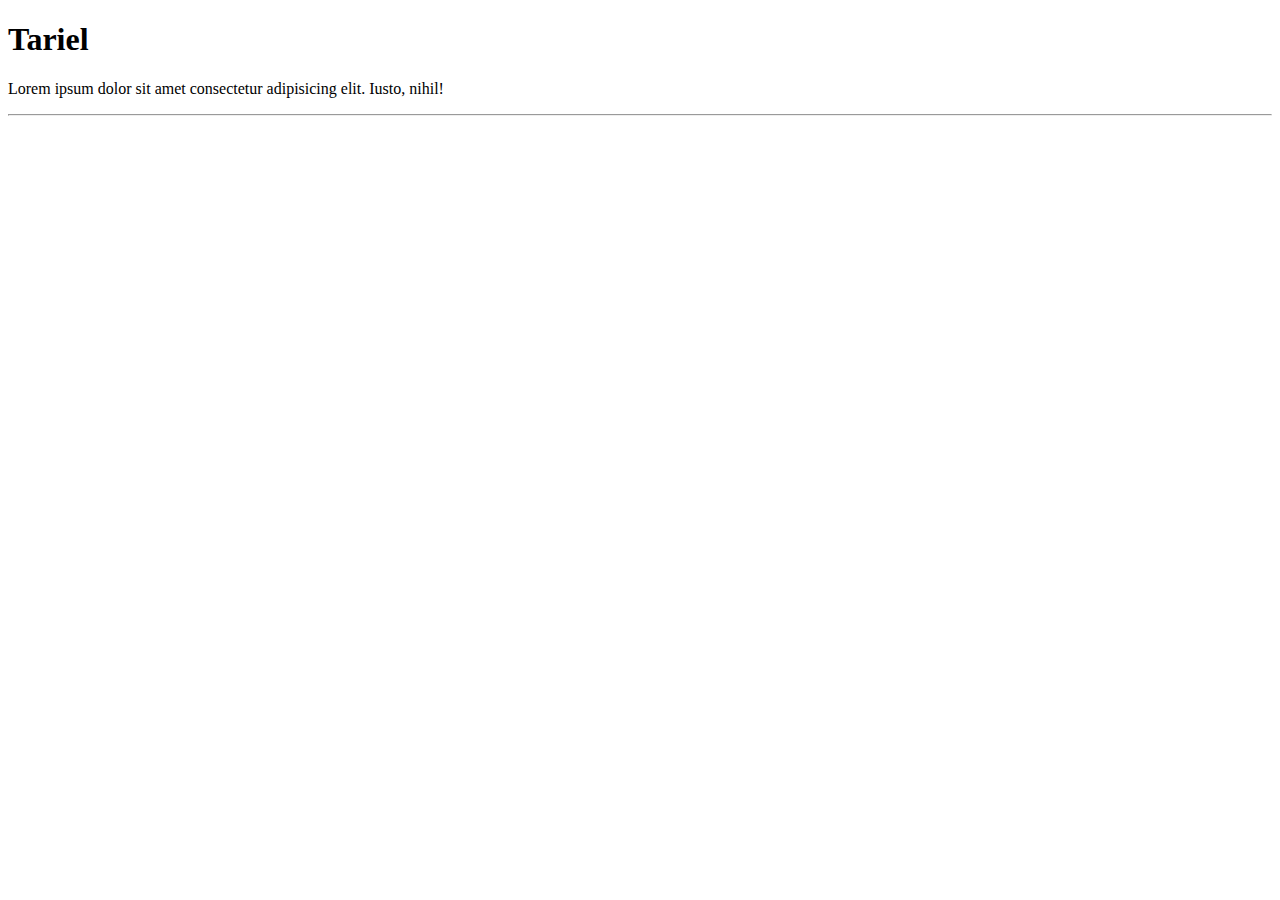
<file: 1/index.html>
<!DOCTYPE html>
<html lang="en">
<head>
  <meta charset="UTF-8">
  <meta http-equiv="X-UA-Compatible" content="IE=edge">
  <meta name="viewport" content="width=device-width, initial-scale=1.0">
  <title>Document</title>
</head>
<body>
  <h1>Tariel</h1>
  <p>Lorem ipsum dolor sit amet consectetur adipisicing elit. Iusto, nihil!</p>
  <hr>
</body>
</html>
</file>
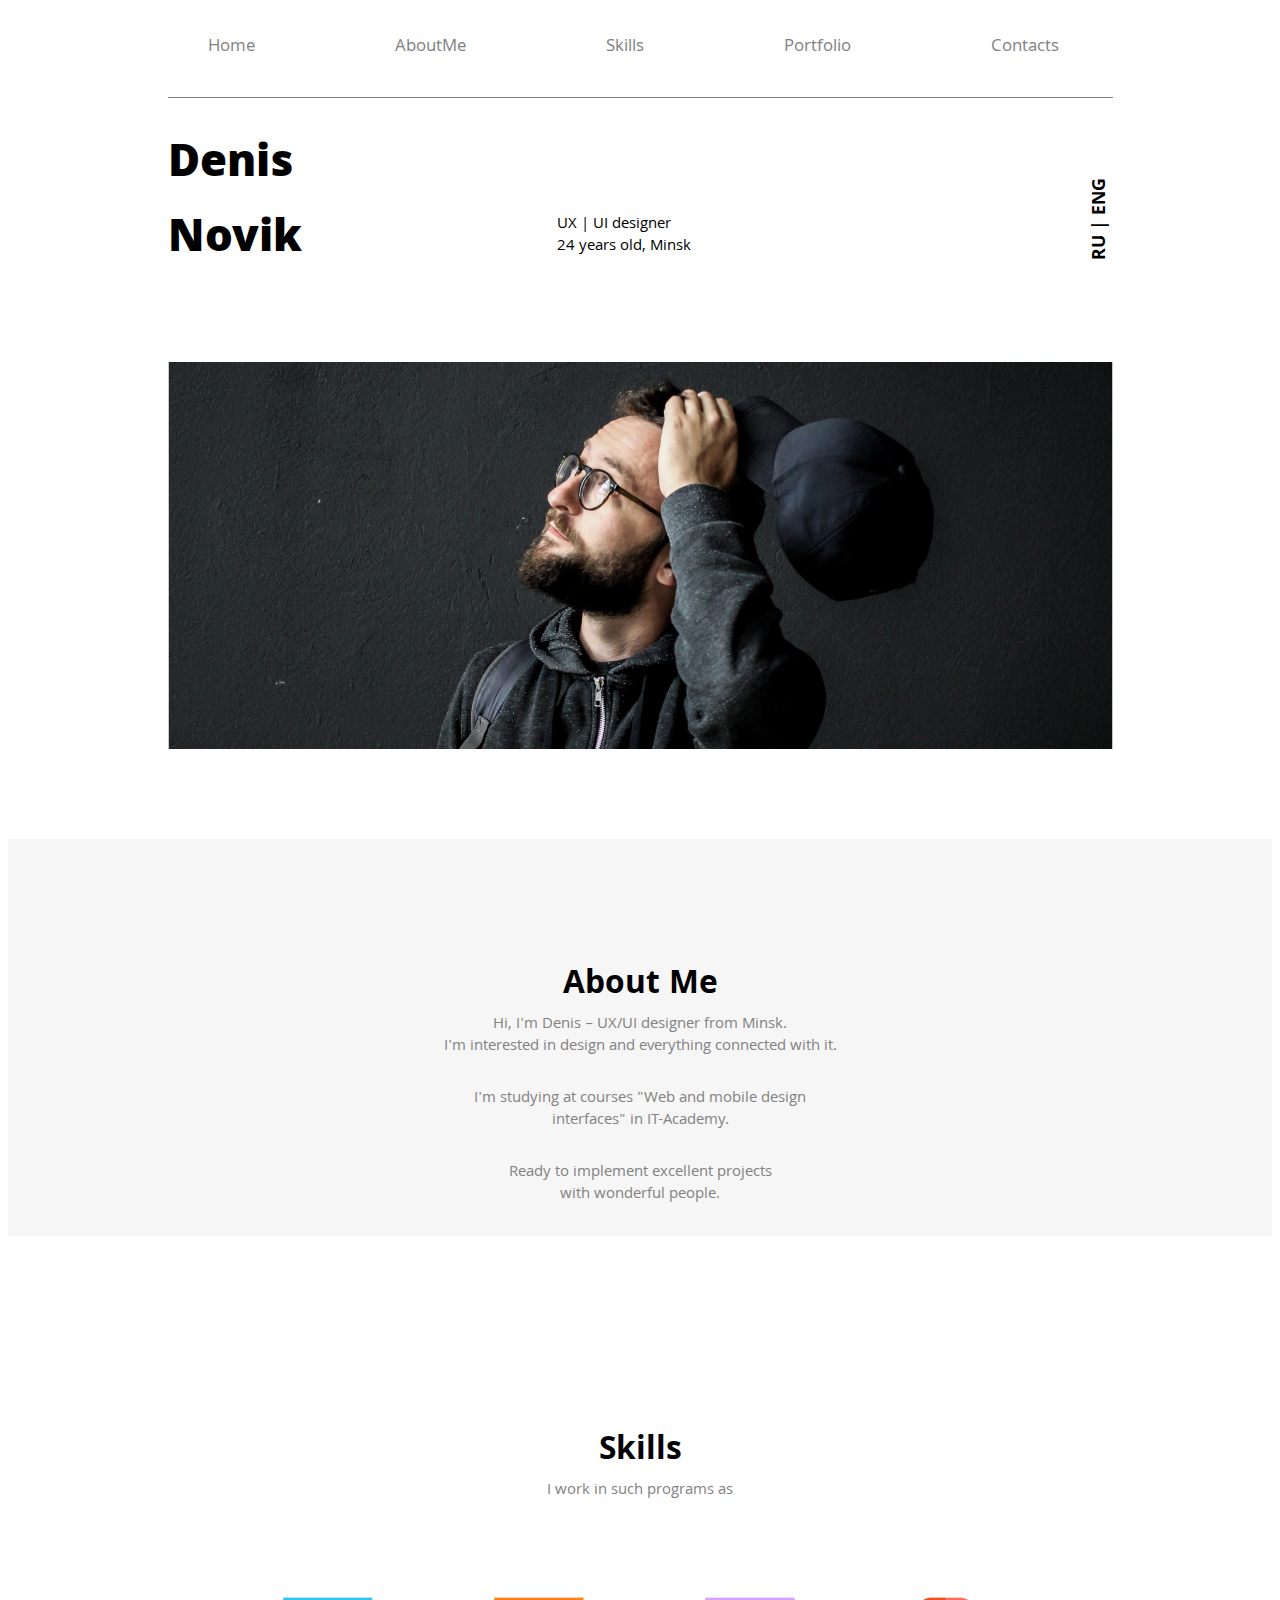
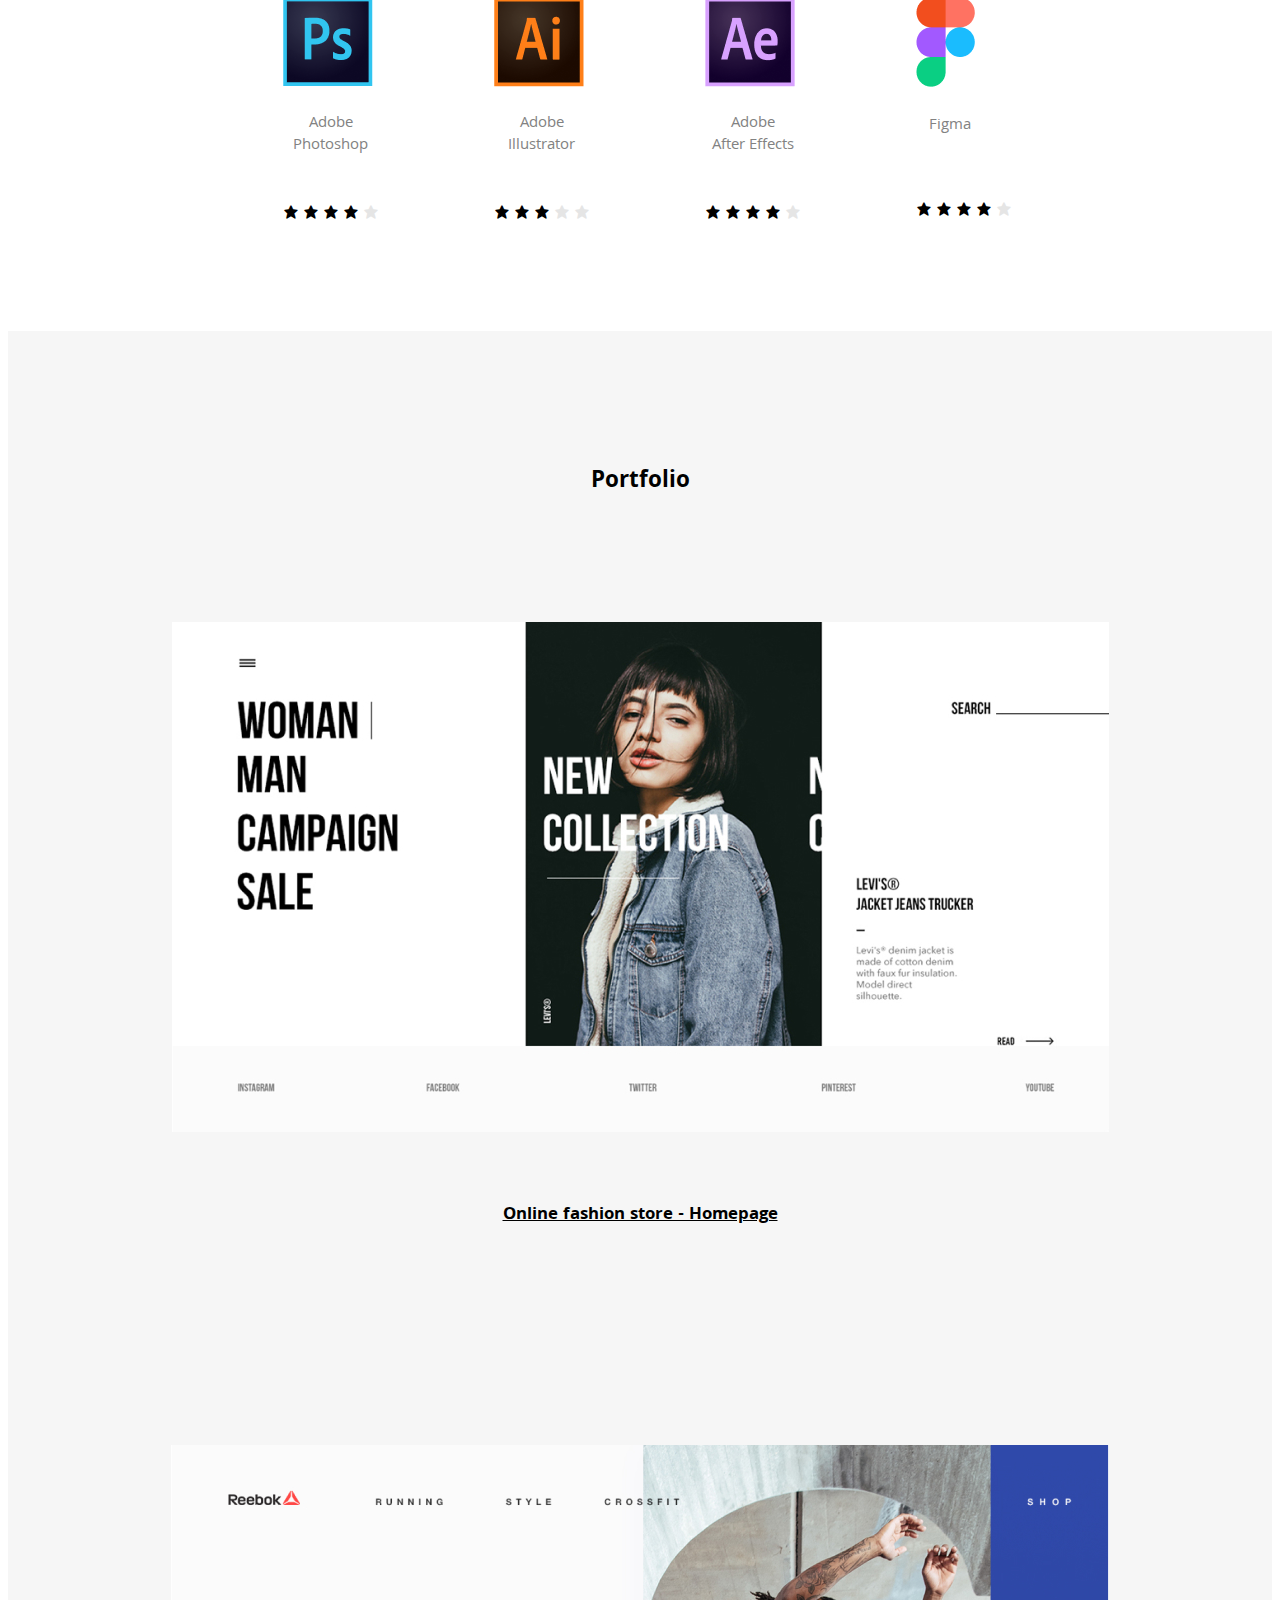
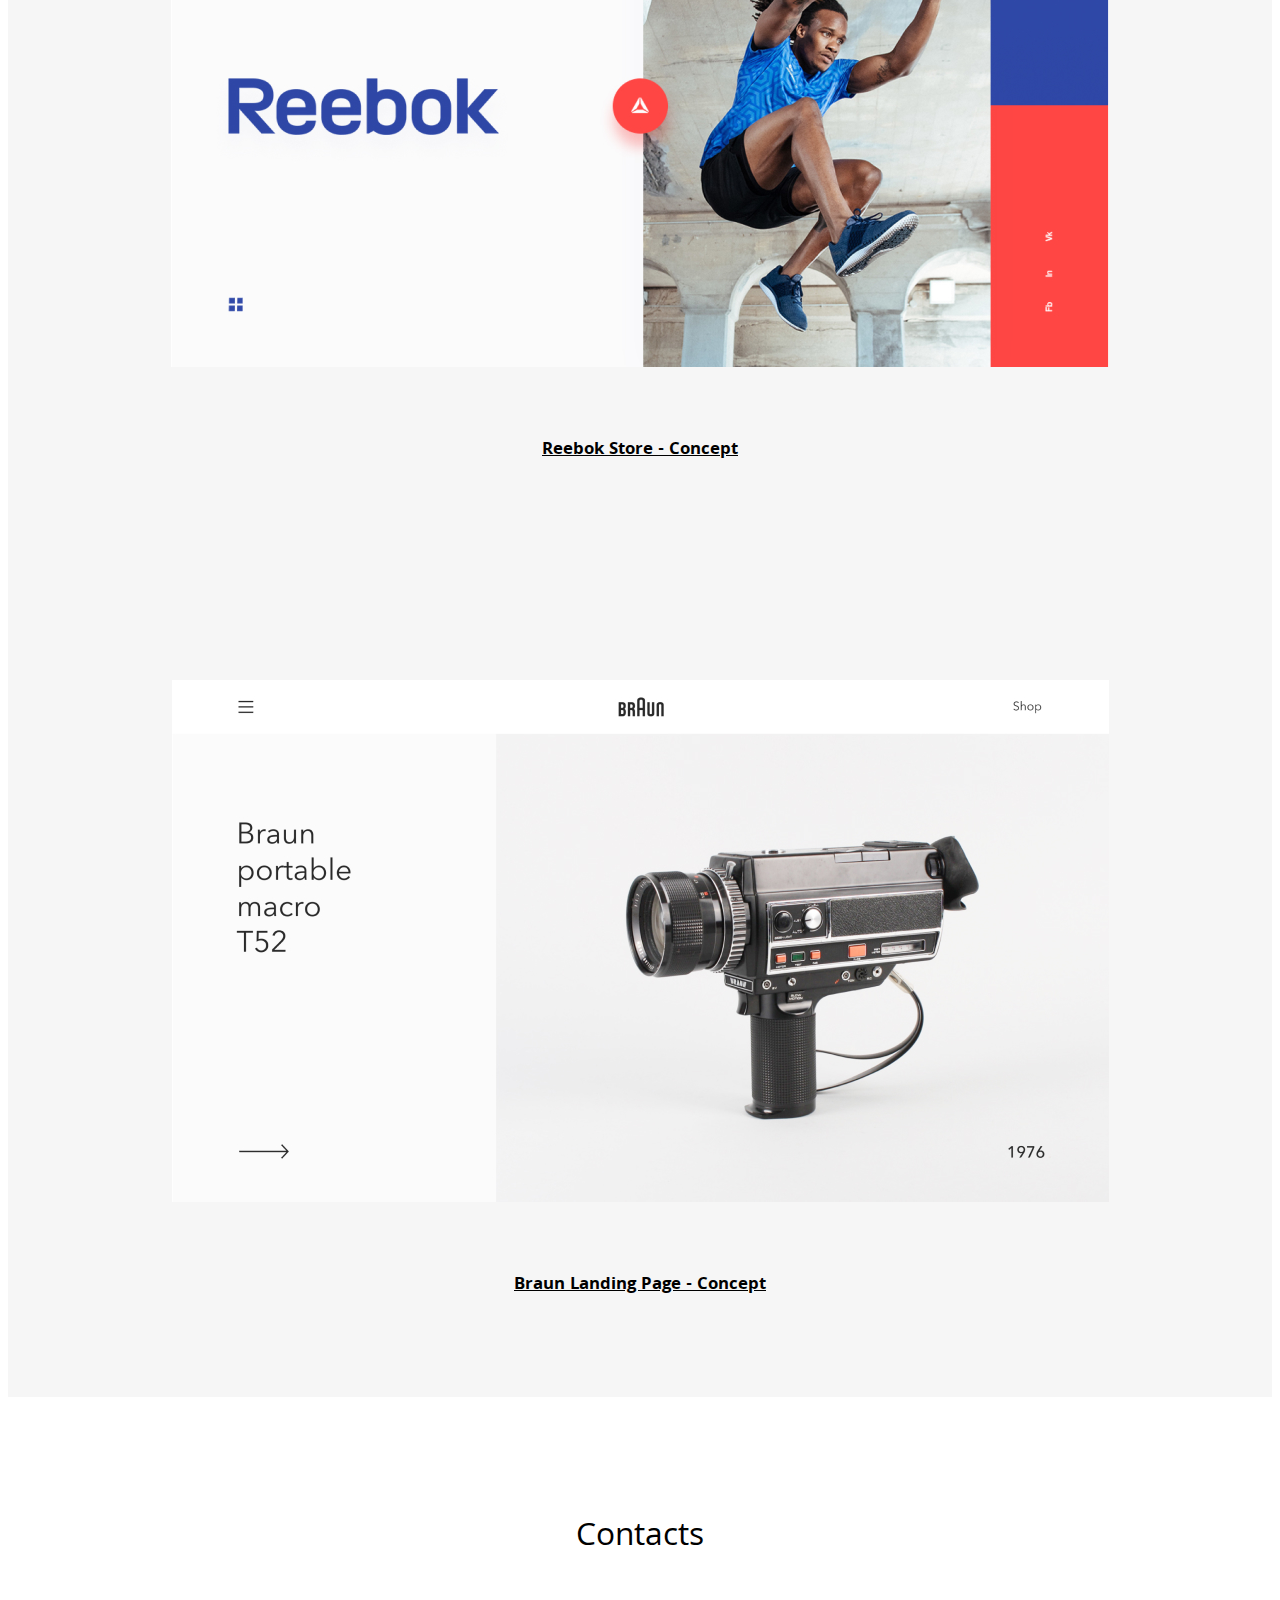
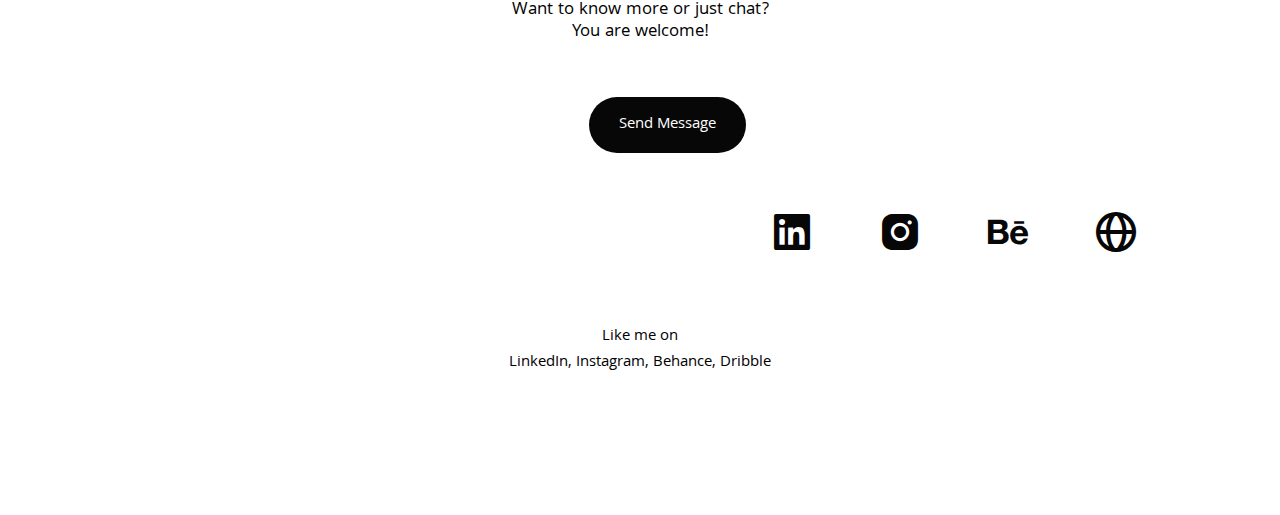
<file: Blog/Index.html>
<!DOCTYPE html>
<html lang="en">
<head>
    <meta charset="UTF-8">
    <meta http-equiv="X-UA-Compatible" content="IE=edge">
    <meta name="viewport" content="width=device-width, initial-scale=1.0">
    <title>Blog</title>
    <link href='https://unpkg.com/boxicons@2.1.2/css/boxicons.min.css' rel='stylesheet'>

    <link rel="stylesheet" href="css/style.css">
</head>
<body>
    <nav class="nav">
         <ul class="nav-item">
            <li>
                <a class="nav-link" href="">Home</a> 
            </li>
            <li>
                <a class="nav-link" href="">AboutMe</a>
            </li>
            <li>
                <a class="nav-link" href="">Skills</a> 
            </li>
            <li>
                <a class="nav-link" href="">Portfolio</a> 
            </li>
            <li>
                <a class="nav-link" href="">Contacts</a> 
            </li>
        </ul>
    </nav>

    <div class="main">
        <div class="main-content">
            <h1 class="main-h1">Denis <br>
                Novik
            </h1>
            <p class="main-p">UX | UI designer <br>
                24 years old, Minsk</p>
            <h3 class="main-text-rotate">RU | ENG</h3>
        </div>
        <div class="main-img">
            <img src="img/bg.jpg" alt="">
        </div>
    </div>

    <div class="wrapper">
        <div class="wrapper-text">
            <h2 class="wrapper-main">About Me</h2>
            <div class="wrapper-p">
                Hi, I'm Denis – UX/UI designer from Minsk. <br>
                I'm interested in design and everything connected with it.  
            </div>

            <div class="wrapper-p">
                I'm studying at courses "Web and mobile design <br> interfaces" in IT-Academy.  
            </div>

            <div class="wrapper-p">
                Ready to implement excellent projects <br> with wonderful people.
            </div>
        </div>
    </div>

    <div class="wrapper">
        <div class="wrapper-text1">
            <h2 class="wrapper-main">Skills</h2>
            <div class="wrapper-p">
                I work in such programs as  
            </div>
        </div>

        <div class="wrapper-icons">
            <div class="wrapper-icon">
                <img class="wrapper-img" src="img/ps.png" alt="">
                <p class="wrapper-p">Adobe <br> Photoshop</p>
                <i class='bx bxs-star'></i>
                <i class='bx bxs-star'></i>
                <i class='bx bxs-star'></i>
                <i class='bx bxs-star'></i>
                <i class='bx bxs bxs-star'></i>
            </div>
            <div class="wrapper-icon">
                <img class="wrapper-img" src="img/ai.png" alt="">
                <p class="wrapper-p">Adobe <br>
                    Illustrator</p>
                <i class='bx bxs-star'></i>
                <i class='bx bxs-star'></i>
                <i class='bx bxs-star'></i>
                <i class='bx bxs bxs-star'></i>
                <i class='bx bxs bxs-star'></i>
            </div>
            <div class="wrapper-icon">
                <img class="wrapper-img" src="img/ae.png" alt="">
                <p class="wrapper-p">Adobe <br>
                    After Effects</p>
                <i class='bx bxs-star'></i>
                <i class='bx bxs-star'></i>
                <i class='bx bxs-star'></i>
                <i class='bx bxs-star'></i>
                <i class='bx bxs bxs-star'></i>
            </div>

            <div class="wrapper-icon">
                <img class="wrapper-img" src="img/figma.png" alt="">
                <p class="wrapper-p-f">Figma <br>
                  </p>
                <i class='bx bxs-star'></i>
                <i class='bx bxs-star'></i>
                <i class='bx bxs-star'></i>
                <i class='bx bxs-star'></i>
                <i class='bx bxs bxs-star'></i>
            </div>
        </div>
    </div>
    
    <div class="portfolio">
        <h2 class="portfolio-text">Portfolio</h2>
        <div class="portfolio-bg">
            <img src="img/bg-1.jpg" alt="">
        </div>
        <h3 class="portfolio-h3">Online fashion store - Homepage</h3>
        <div class="portfolio-bg">
            <img class="portfolio-bg2" src="img/bg-2.jpg" alt="">
        </div>
        <h3 class="portfolio-h3">Reebok Store - Concept</h3>
        <div class="portfolio-bg">
            <img class="portfolio-bg2" src="img/bg-3.jpg" alt="">
        </div>
        <h3 class="portfolio-h3">Braun Landing Page - Concept</h3>
    </div>

    <footer>
        <div class="footer-content">
            <p class="footer-title">Contacts</p>
            <p class="footer-p">Want to know more or just chat? <br>
                You are welcome!</p>
            <a class="footer-btn" href="#">Send Message</a>
        </div>

        <div class="footer-icons">
            <a href="#" class="footer-icon">
                <i class='bx bxl-linkedin-square bx-lg'></i>
            </a>
            <a href="#" class="footer-icon">
                <i class='bx bxl-instagram-alt bx-lg' ></i>
            </a>
            <a href="#" class="footer-icon">
                <i class='bx bxl-behance bx-lg' ></i>
            </a>
            <a href="#" class="footer-icon">
                <i class='bx bx-globe bx-lg' ></i>
            </a>
        </div>

        <div class="footer-last">
            <p class="footer-p1">
                Like me on <br>
            LinkedIn, Instagram, Behance, Dribble
            </p>
        </div>
    </footer>

</body>
</html>
</file>
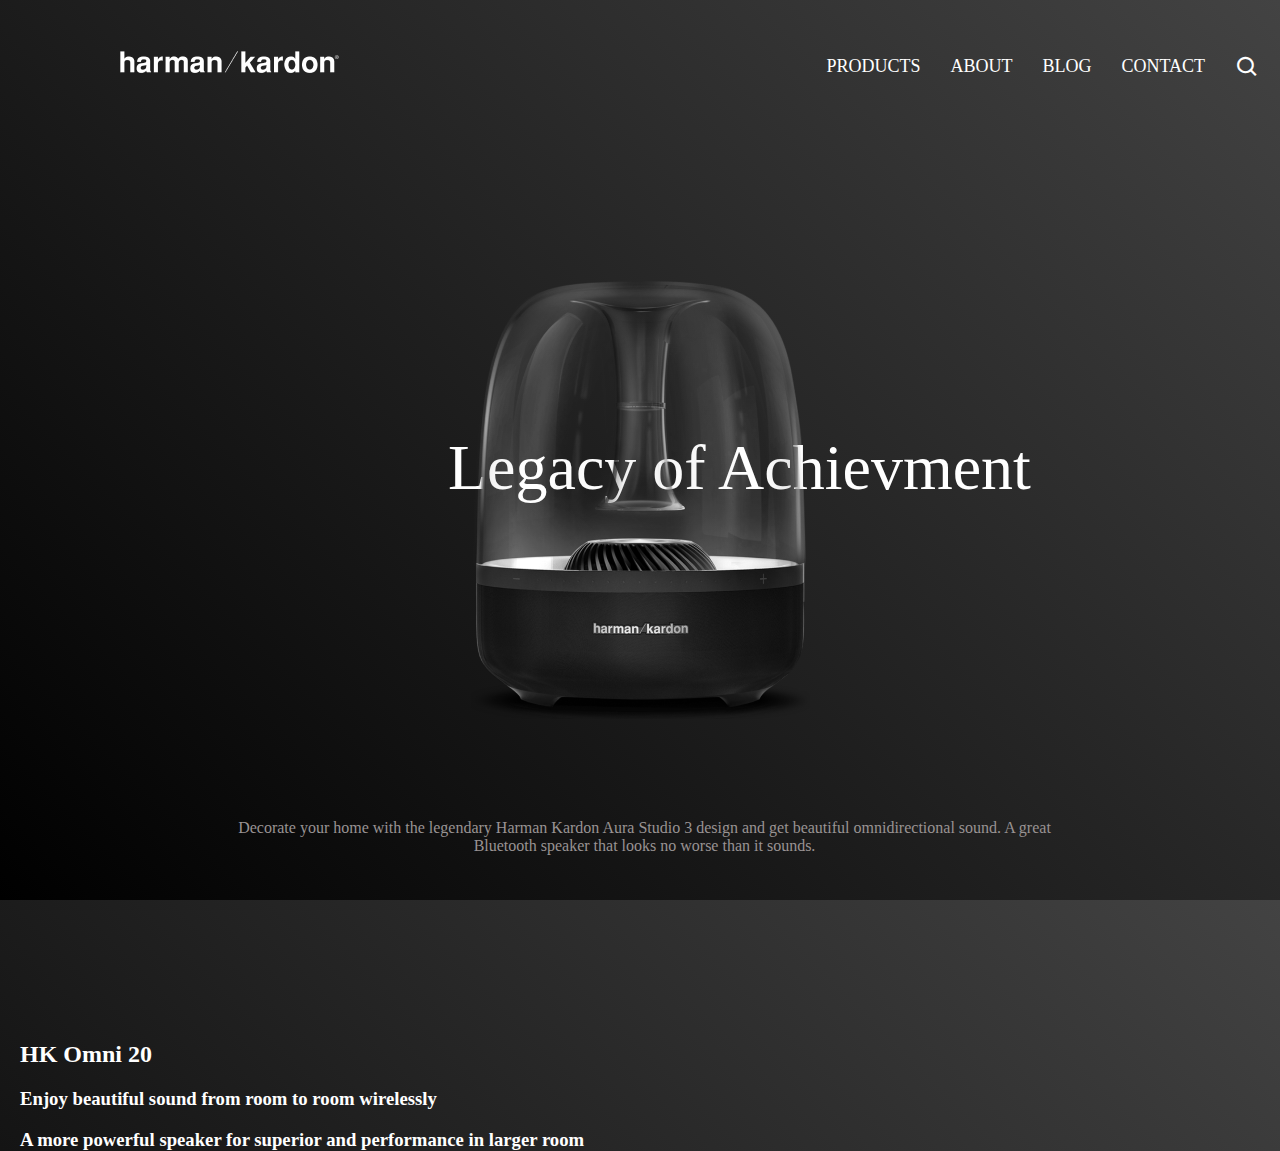
<file: harman-kardon/index.html>
<!DOCTYPE html>
<html lang="en">
<head>
    <meta charset="UTF-8">
    <meta http-equiv="X-UA-Compatible" content="IE=edge">
    <meta name="viewport" content="width=device-width, initial-scale=1.0">
    <title>Harman/Kardon</title>
    <link href='https://unpkg.com/boxicons@2.1.2/css/boxicons.min.css' rel='stylesheet'>
    <link rel="stylesheet" href="css/style.css">
</head>
<body>
    <header class="header">
        <a class="logo" href="#">
            <img src="img/logo.png" alt="">
        </a>

        <nav>
            <ul class="nav">
                <li class="nav-item">
                    <a class="nav-link" href="#">Products</a>
                </li>
                <li class="nav-item">
                    <a class="nav-link" href="#">About</a>
                </li>
                <li class="nav-item">
                    <a class="nav-link" href="#">Blog</a>
                </li>
                <li class="nav-item">
                    <a class="nav-link" href="#">Contact</a>
                </li>
                <li class="nav-item-register">
                    <a class="nav-link" href="#">
                        <i class='bx bx-search bx-sm'></i>
                    </a>
                </li>
            </ul>
        </nav>
    </header>

    <section>
        <div class="wrapper">
            <div class="main">
                <h1 class="main-title">Legacy of Achievment</h1>
                <img class="main-img" src="img/main-pic.png" alt="">
            </div>
            <p class="main-text">Decorate your home with the legendary Harman Kardon Aura Studio 3 design and get beautiful omnidirectional sound. A great Bluetooth speaker that looks no worse than it sounds.</p>
        </div>
    </section>

        <div class="omni">
                <div class="omni-text">
                    <h2>HK Omni 20</h2>
                    <h3>Enjoy beautiful sound from room to room wirelessly</h3>
                    <h3>A more powerful speaker for superior and performance in larger room</h3>
                </div>
        </div>
        

</body>
</html>
</file>
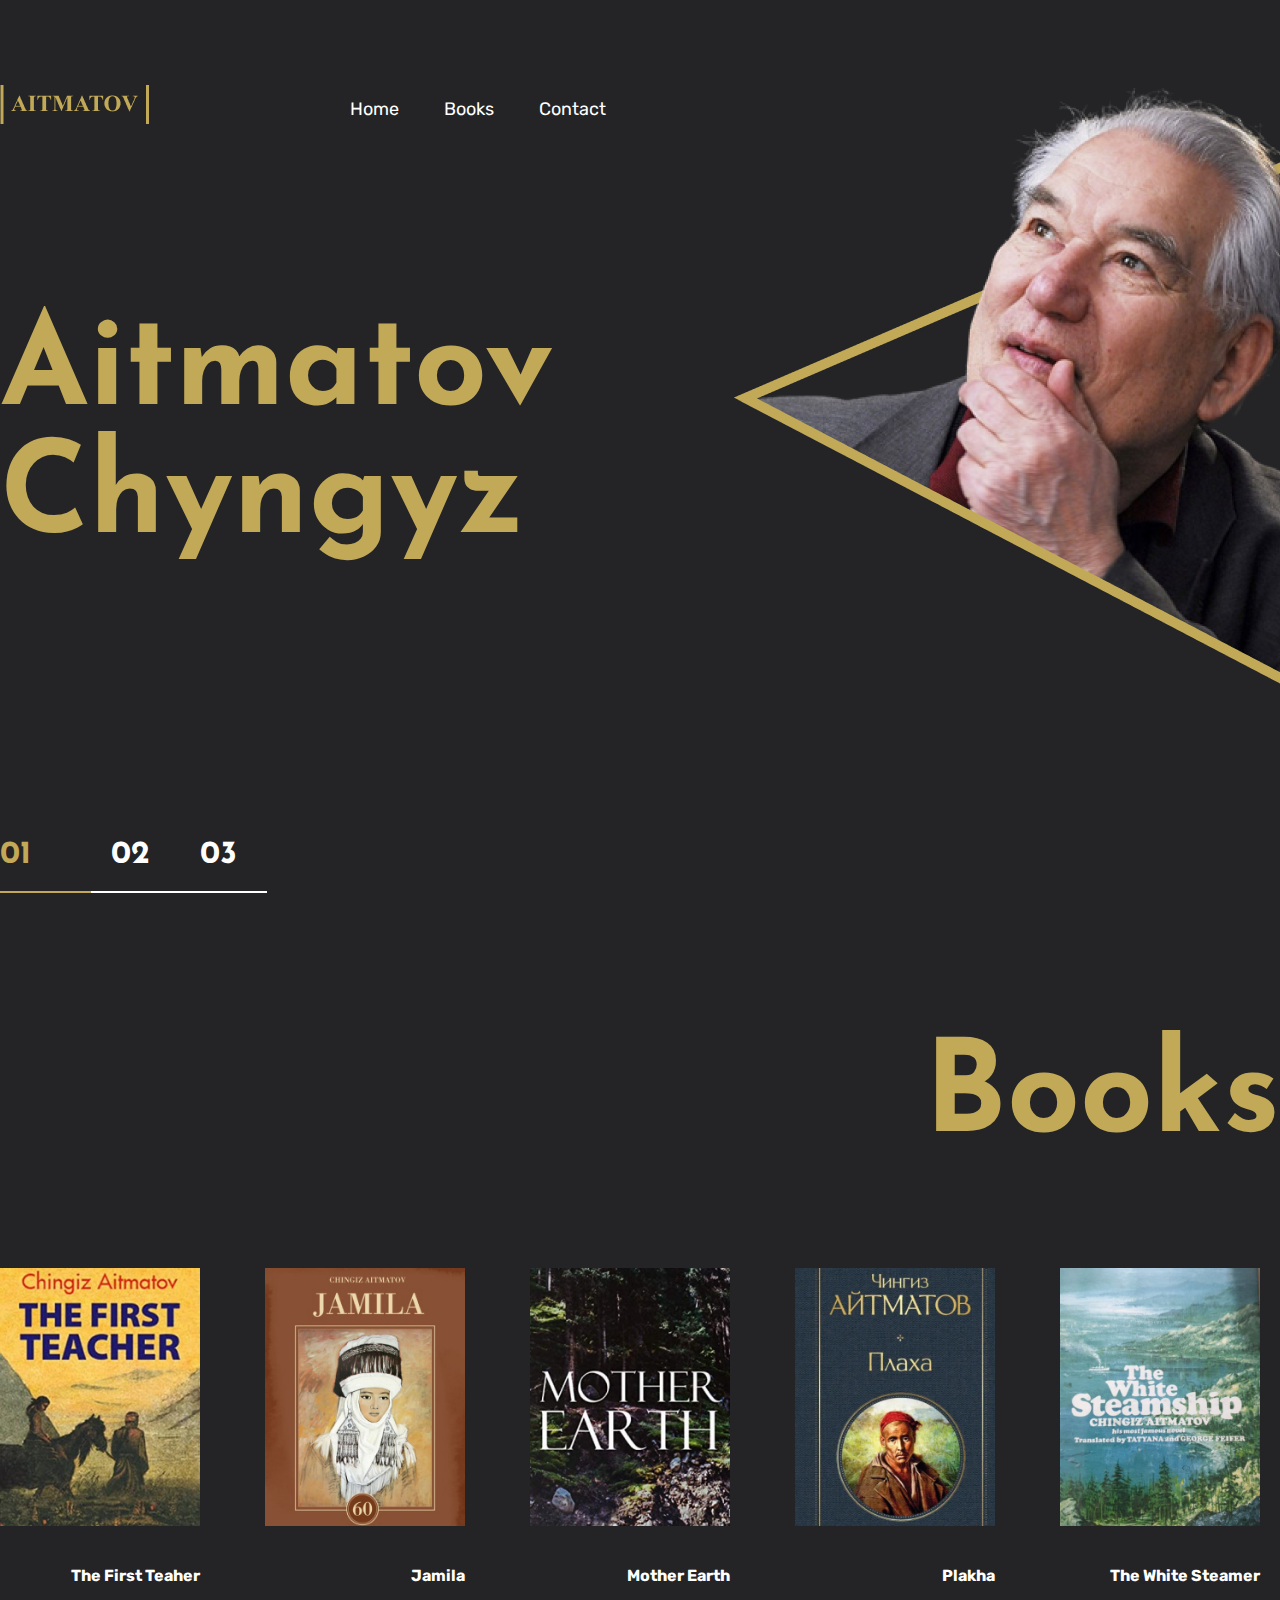
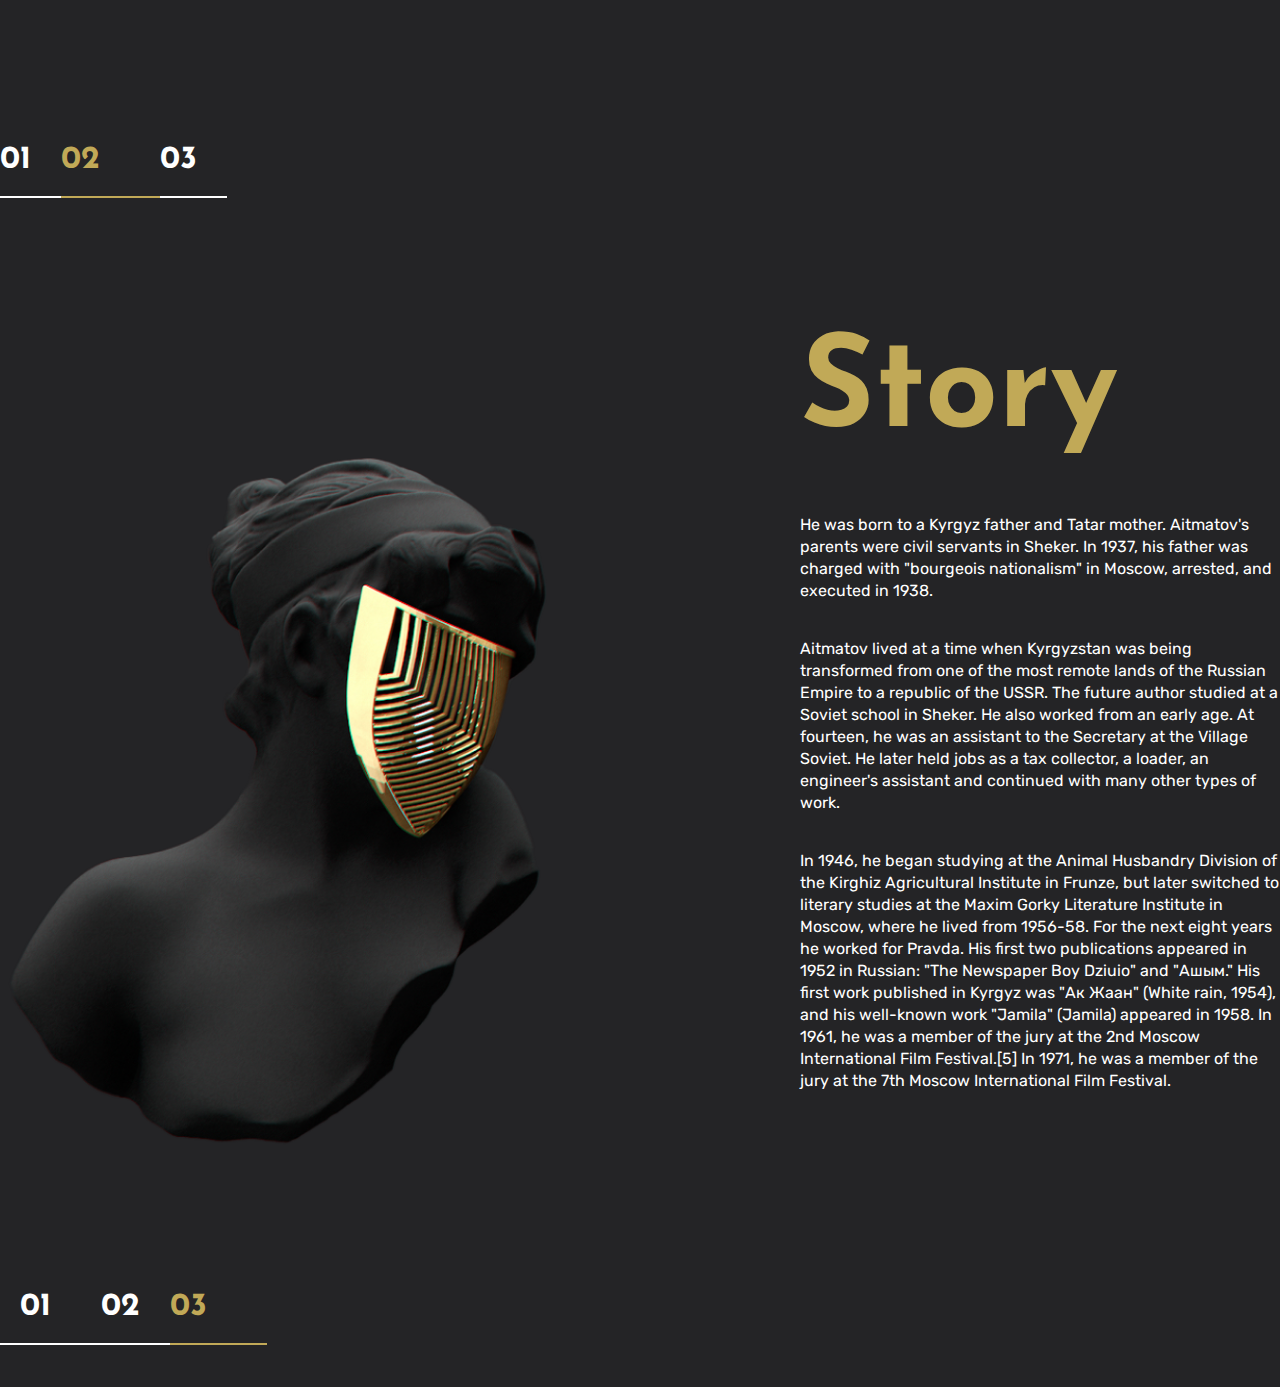
<file: kinross/index.html>
<!DOCTYPE html>
<html lang="en">
<head>
    <meta charset="UTF-8">
    <meta http-equiv="X-UA-Compatible" content="IE=edge">
    <meta name="viewport" content="width=device-width, initial-scale=1.0">
    <title>Kinross</title>
    <link href='https://unpkg.com/boxicons@2.1.2/css/boxicons.min.css' rel='stylesheet'>
    <link rel="stylesheet" href="css/style.css">
</head>
<body>
    <header class="header">
        <a href="#" class="logo">
            <img src="img/logo.png" alt="logo">
        </a>
        <nav>
            <ul class="nav">
                <li class="nav-item">
                    <a href="#" class="nav-link">Home</a>
                </li> <br>
                <li class="nav-item">
                    <a href="books.html" class="nav-link">Books</a>
                </li>
                <li class="nav-item">
                    <a href="contacts.html" class="nav-link">Contact</a>
                </li>
            </ul>
        </nav>
    </header>


    <section>
        <main class="main">
            <h1 class="main-title">Aitmatov <br>
            Chyngyz</h1>
            <div class="main-img">
                <img class="img" src="img/skull.png" alt="">
            </div>
        </main>

        <div class="main-01">
            <h4 class="main1 active">01</h4>
            <h4 class="main2">02</h4>
            <h4 class="main2">03</h4>

            <a href="" class="main-icon">
                <i class='bx bx-search bx-md'></i>
            </a>
        </div>  
    </section>

    <div class="art-title">
        <a class="books-link" href="books.html">
            <h2 class="art-h2">Books</h2>
        </a>
    </div>

    <div class="art">
        <a class="art-link" href="https://en.wikipedia.org/wiki/The_First_Teacher">
            <div class="arts">
            <img class="art-img" src="img/1.jpg" alt="">
            <p class="art-p">The First Teaher</p>
        </div>
        </a>
        
        <a class="art-link" href="https://en.wikipedia.org/wiki/Jamila_(novel)">
            <div class="arts">
            <img class="art-img" src="img/2.jpg" alt="">
            <p class="art-p">Jamila</p>
        </div>
        </a>
        
        <a class="art-link" href="https://www.goodreads.com/book/show/366917.Mother_Earth_And_Other_Stories">
            <div class="arts">
            <img class="art-img" src="img/3.jpg" alt="">
            <p class="art-p">Mother Earth</p>
        </div>
        </a>

        <a class="art-link" href="https://www.goodreads.com/ru/book/show/2850306">
            <div class="arts">
            <img class="art-img" src="img/4.jpg" alt="">
            <p class="art-p">Plakha</p>
        </div>
        </a>

        <a class="art-link" href="https://www.goodreads.com/book/show/366917.Mother_Earth_And_Other_Stories">
            <div class="arts">
            <img class="art-img" src="img/5.jpg" alt="">
            <p class="art-p">The White Steamer</p>
        </div>
        </a>
    </div>

    <div class="art-02">
        <h4 class="art1">01</h4>
        <h4 class="art2 active">02</h4>
        <h4 class="art1">03</h4>

        <a href="#" class="main-icon1">
            <i class='bx bx-search bx-md'></i>
        </a>
    </div>

    <div class="footer">
        <div class="story">
            <img class="woman" src="img/woman.png" alt="">
        </div>

        <div class="story-title">
            <a class="story-link" href="story.html">
                <h2 class="story-h2">Story</h2>
            </a>
            <p class="story-p">
                He was born to a Kyrgyz father and Tatar mother. Aitmatov's parents were civil servants in Sheker. In 1937, his father was charged with "bourgeois nationalism" in Moscow, arrested, and executed in 1938.
            </p>
            <p class="story-p">
                Aitmatov lived at a time when Kyrgyzstan was being transformed from one of the most remote lands of the Russian Empire to a republic of the USSR. The future author studied at a Soviet school in Sheker. He also worked from an early age. At fourteen, he was an assistant to the Secretary at the Village Soviet. He later held jobs as a tax collector, a loader, an engineer's assistant and continued with many other types of work.
            </p>
            <p class="story-p">
                In 1946, he began studying at the Animal Husbandry Division of the Kirghiz Agricultural Institute in Frunze, but later switched to literary studies at the Maxim Gorky Literature Institute in Moscow, where he lived from 1956-58. For the next eight years he worked for Pravda. His first two publications appeared in 1952 in Russian: "The Newspaper Boy Dziuio" and "Ашым." His first work published in Kyrgyz was "Ак Жаан" (White rain, 1954), and his well-known work "Jamila" (Jamila) appeared in 1958. In 1961, he was a member of the jury at the 2nd Moscow International Film Festival.[5] In 1971, he was a member of the jury at the 7th Moscow International Film Festival.
            </p>
        </div>
    </div>

    <div class="story-03">
        <h4 class="story1">01</h4>
        <h4 class="story1">02</h4>
        <h4 class="story3 active">03</h4>

        <a href="#" class="story-icon1">
            <i class='bx bx-search bx-md'></i>
        </a>
    </div>

</body>
</html>
</file>
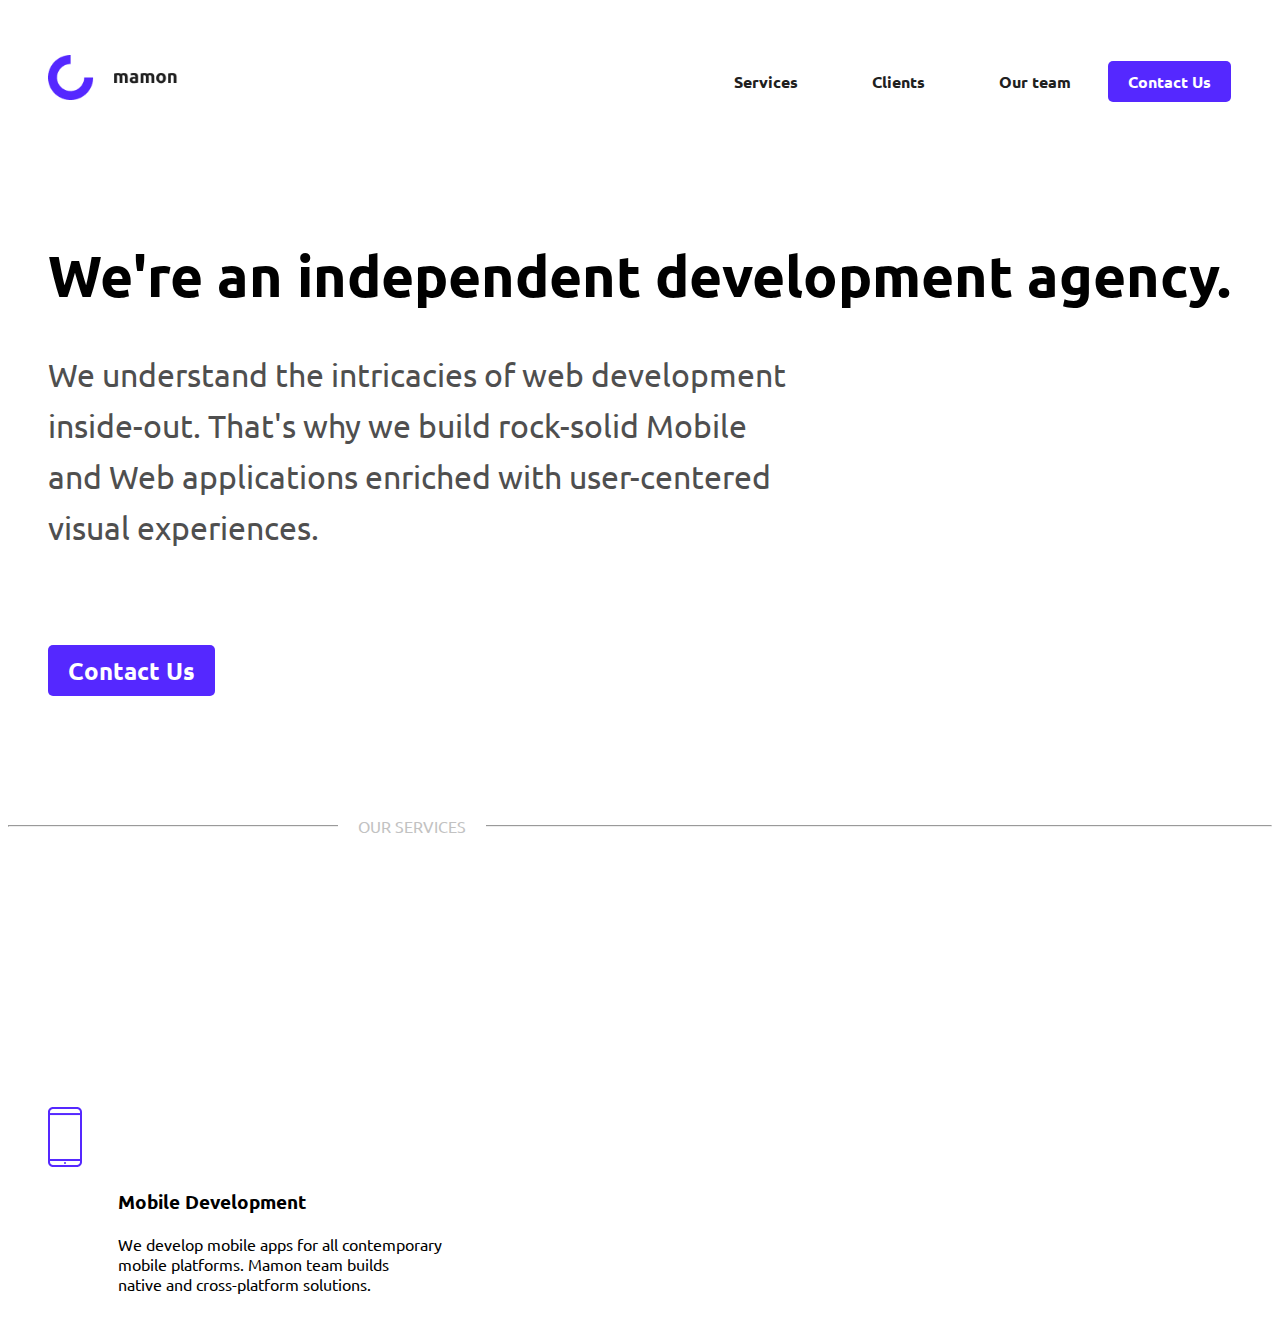
<file: mamon/index.html>
<!DOCTYPE html>
<html lang="en">
<head>
    <meta charset="UTF-8">
    <meta http-equiv="X-UA-Compatible" content="IE=edge">
    <meta name="viewport" content="width=device-width, initial-scale=1.0">
    <title>Mamon</title>
    <link rel="stylesheet" href="css/style.css">
</head>
<body>
    <header class="header">
        <a href="#">
            <img class="logo" src="img/logo.png" alt="">
        </a>

        <nav>
            <ul class="nav">
                <li class="nav-item">
                    <a class="nav-link" href="#">Services</a>
                </li>
                <li class="nav-item">
                    <a class="nav-link" href="#">Clients</a>
                </li>
                <li class="nav-item">
                    <a class="nav-link" href="#">Our team</a>
                </li>
                <li class="nav-item">
                    <a class="nav-link--contact" href="#">Contact Us</a>
                </li>
            </ul>
        </nav>
    </header>


    <section>
        <div class="main">
            <div class="main-text">
                <h1 class="main-h1">
                    We're an independent development agency.
                </h1>
                <p class="main-p">
                    We understand the intricacies of web development <br> inside-out. That's why we build rock-solid Mobile <br> and Web applications enriched with user-centered <br> visual experiences.
                </p>
                <a class="main-link--contact" href="#">Contact Us</a>
            </div>
        </div>   
    </section>


    <section>
        <div class="services">
            <hr>
            <div class="services-p">OUR SERVICES</div>
        </div> 

        <div class="services-content">
            <div class="services-icon">
                <img class="icon" src="img/smartphone.svg" alt="">
                <div class="services-all">
                    <h3>Mobile Development</h3>
                    <p>We develop mobile apps for all contemporary <br>
                    mobile platforms. Mamon team builds <br>
                    native and cross-platform solutions.</p>
                </div>
            </div>
                
        </div>
    </section>
    


</body>
</html>
</file>
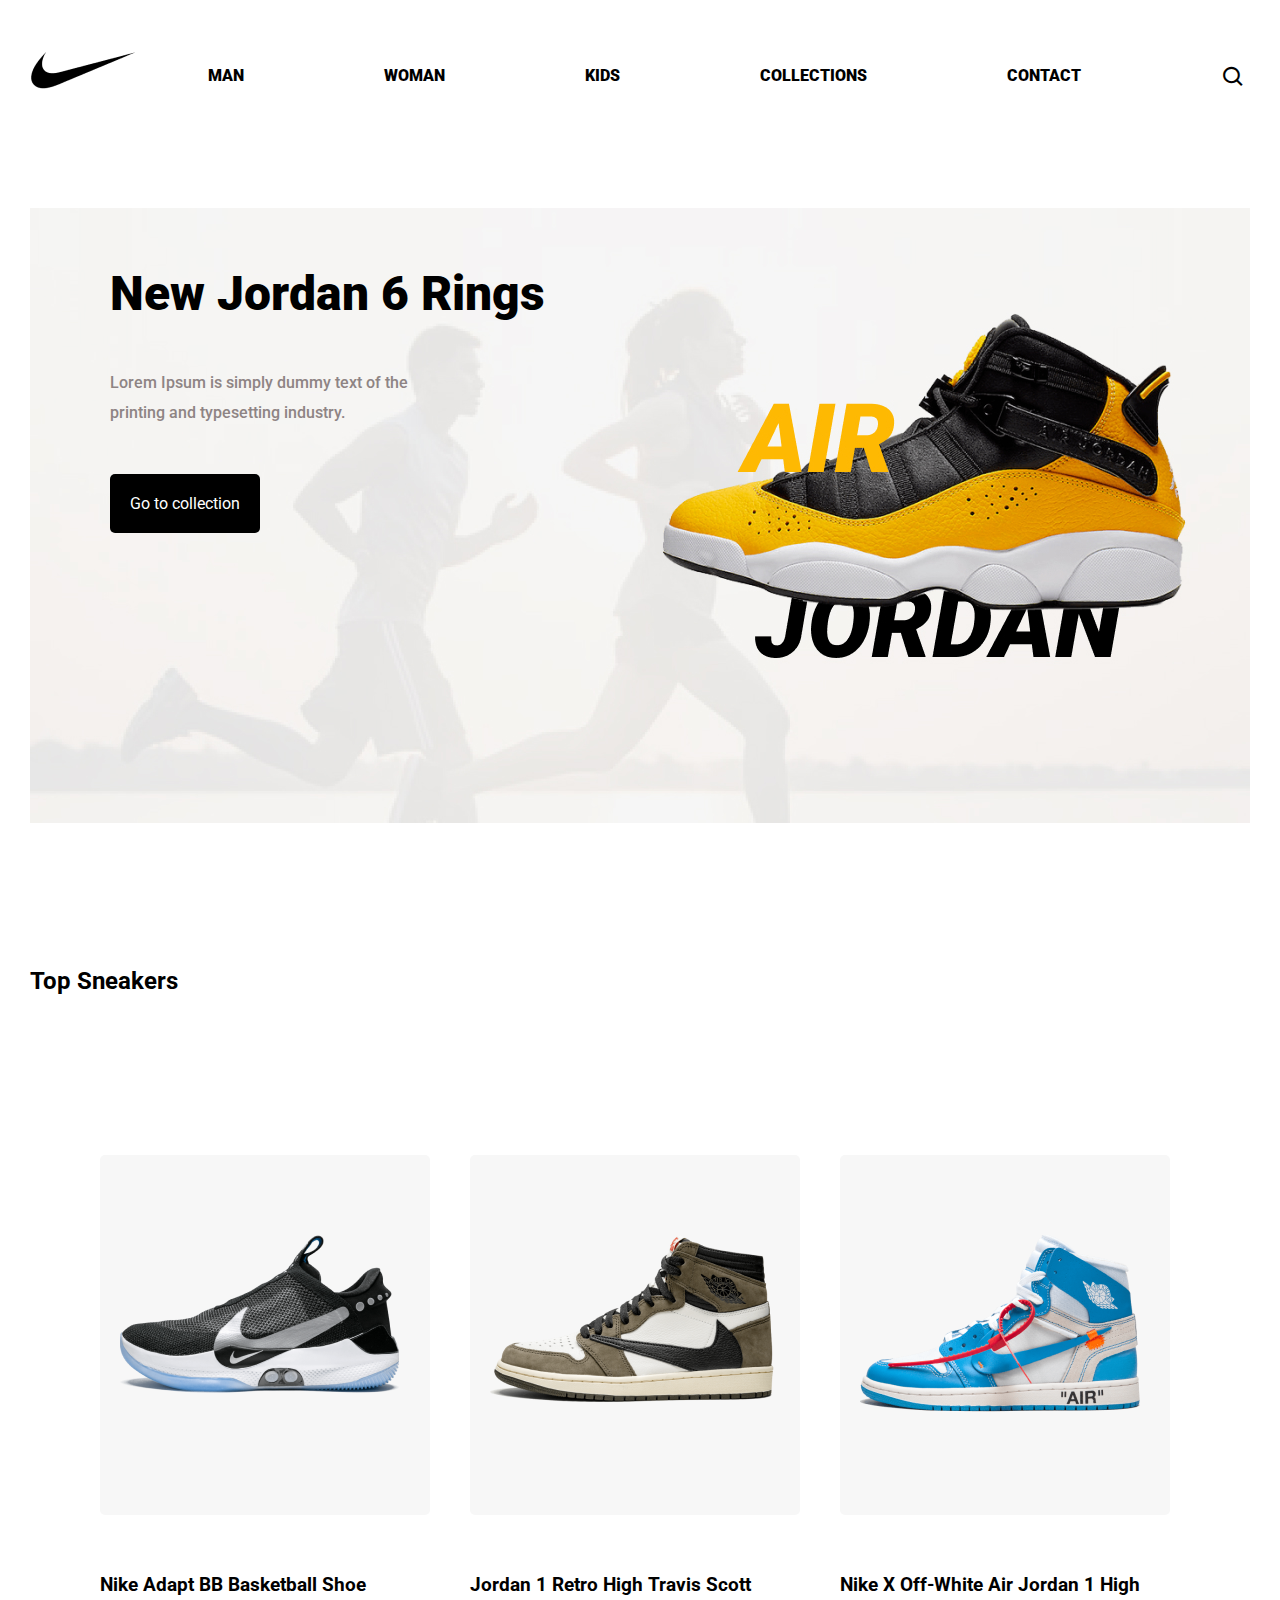
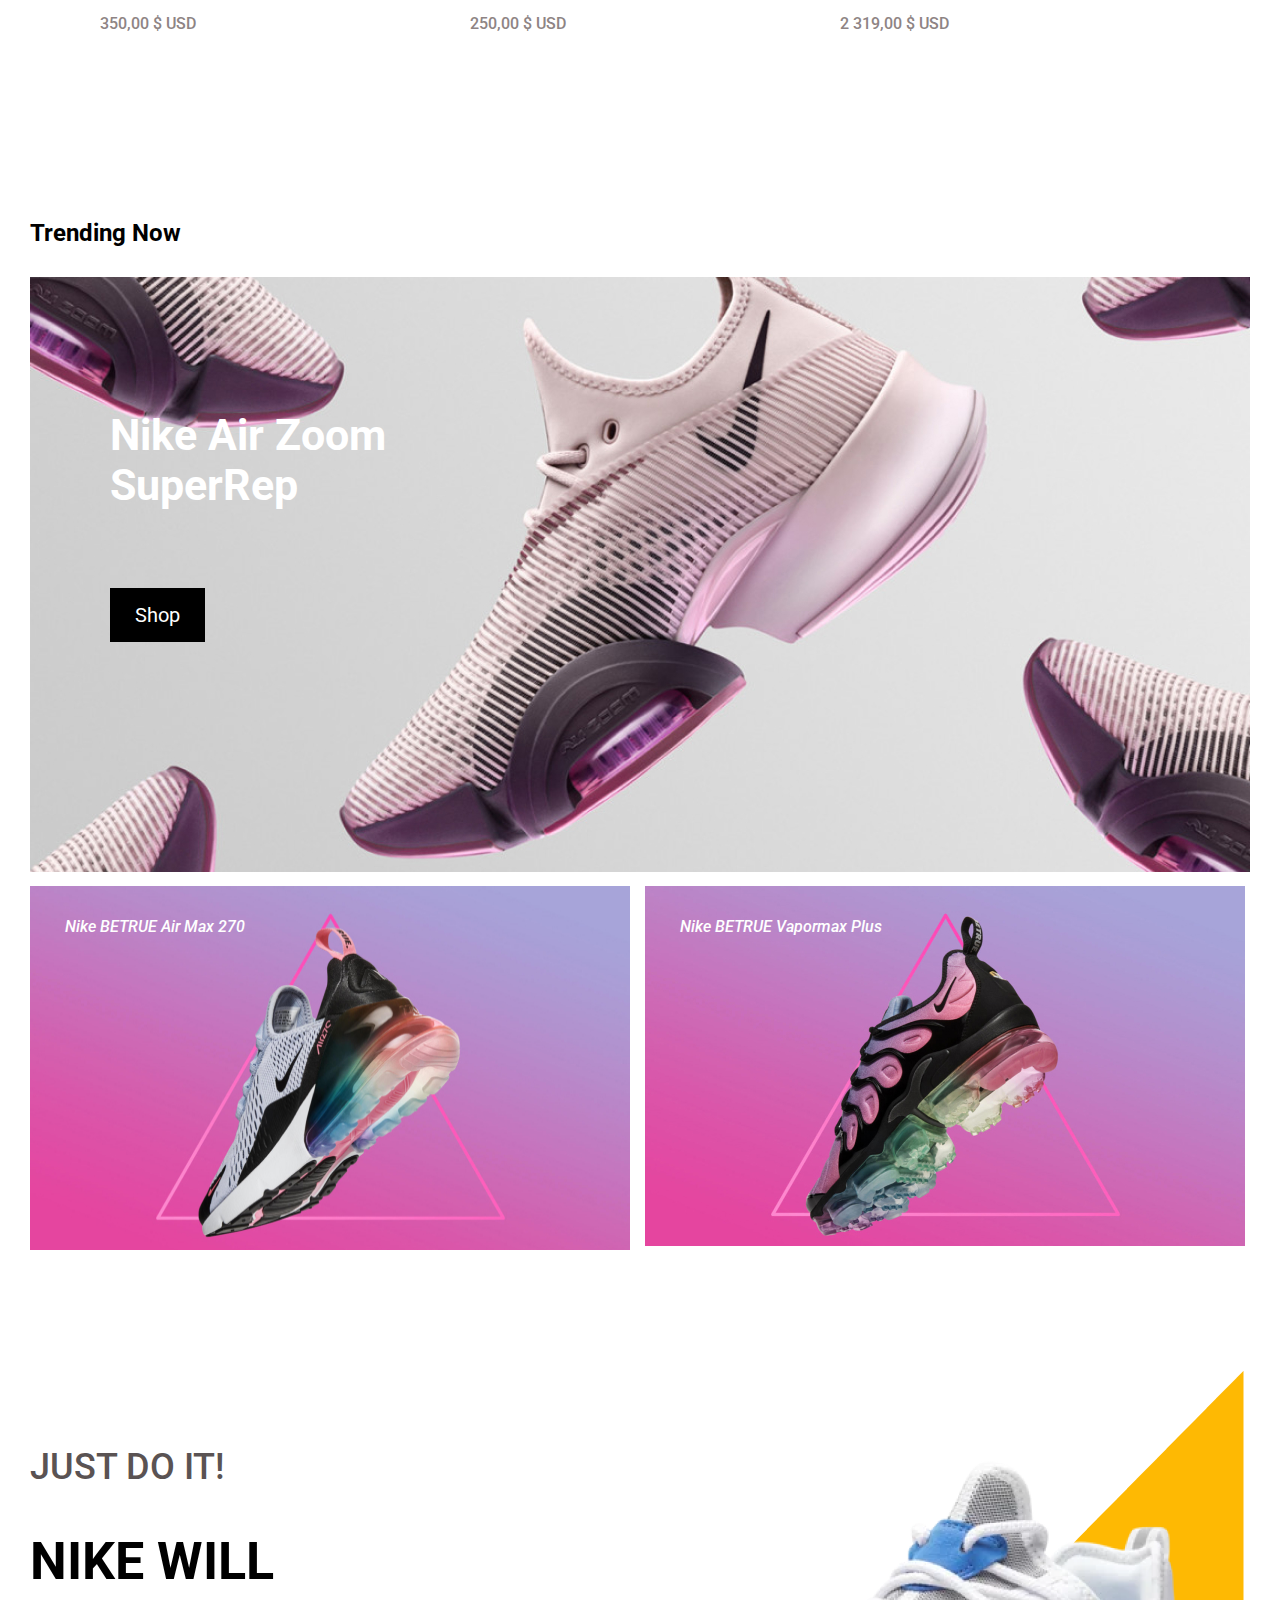
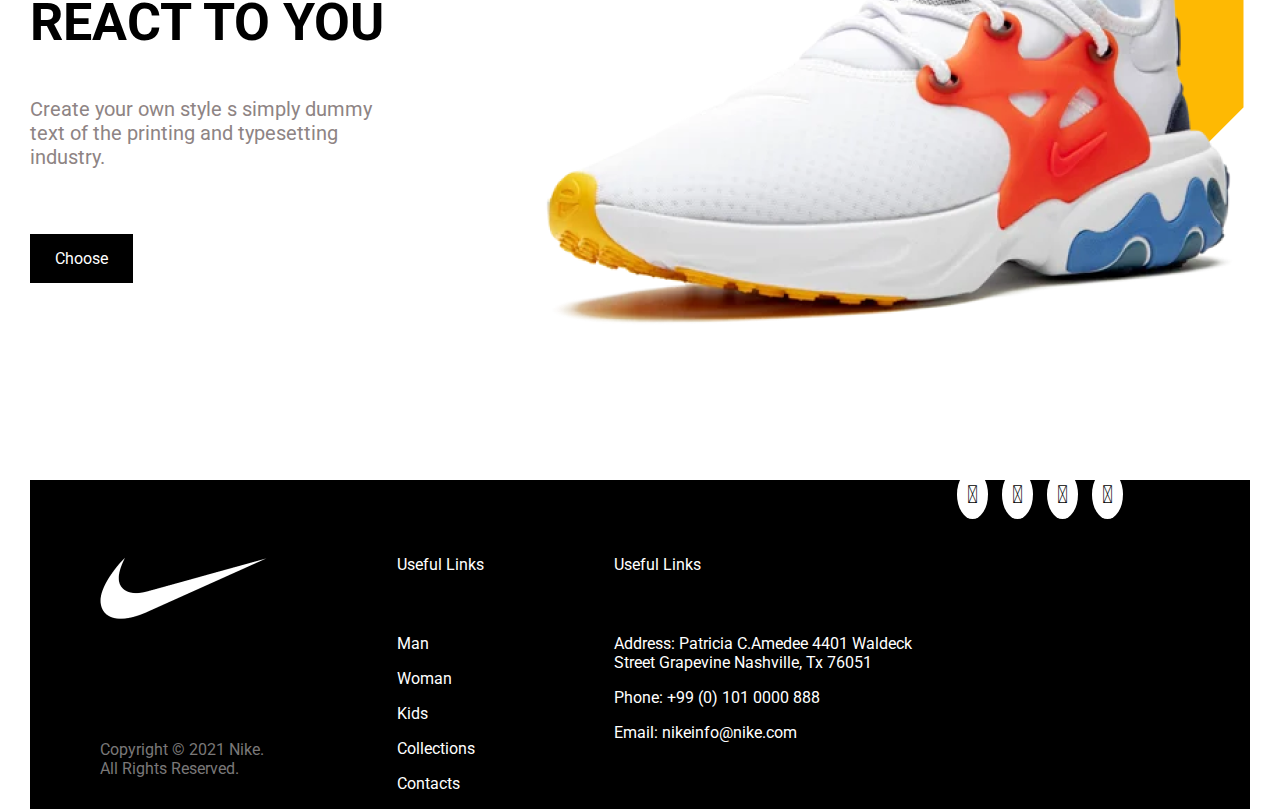
<file: Nike/index.html>
<!DOCTYPE html>
<html lang="en">
<head>
  <meta charset="UTF-8">
  <meta http-equiv="X-UA-Compatible" content="IE=edge">
  <meta name="viewport" content="width=device-width, initial-scale=1.0">
  <title>Nike</title>
  <link href='https://unpkg.com/boxicons@2.1.2/css/boxicons.min.css' rel='stylesheet'>
  <link rel="stylesheet" href="css/style.css">
</head>
<body>
  <header class="header">
    <div class="logo">
      <a href="#">
        <img class="" src="img/nike.png" alt="">
      </a>
    </div>

    <nav>
      <ul class="nav">
        <li class="nav-item">
          <a href="#" class="nav-link">MAN</a>
        </li>
        <li class="nav-item">
          <a href="#" class="nav-link">WOMAN</a>
        </li>
        <li class="nav-item">
          <a href="#" class="nav-link">KIDS</a>
        </li>

        <li class="nav-item">
          <a href="#" class="nav-link">COLLECTIONS</a>
        </li>
        <li class="nav-item">
          <a href="#" class="nav-link">CONTACT</a>
        </li>
        <li class="nav-item">
          <a href="#"><i class='bx bxss bx-sm bx-search'></i></a>
        </li>
      </ul>
    </nav>
  </header>

  <section>
    <div class="main">
      <div class="main-content">
        <div class="main-bg">
          <div class="main-title">
            <h1>New Jordan 6 Rings</h1>
            <p>Lorem Ipsum is simply dummy text of the printing and typesetting industry.</p>
            <a href="#">Go to collection</a>
          </div>
          <img class="main-img" src="img/bg.jpg" alt="">
        </div>
      </div>
    </div>
  </section>

  <section>
    <div class="main1">
      <h2>Top Sneakers</h2> 
      <div class="sneakers">
        
        <div class="sneakers-container">
          <div class="sneaker-img" >
            <img src="img/sneaker1.png" alt="">
          </div>
          <h3>Nike Adapt BB Basketball Shoe</h3>
            <p>350,00 $  USD</p>
        </div>
        <div class="sneakers-container">
          <div class="sneaker-img" >
            <img src="img/sneaker2.png" alt="">
          </div>
          <h3>Jordan 1 Retro High Travis Scott </h3>
            <p>250,00 $  USD</p>
        </div>
        <div class="sneakers-container">
          <div class="sneaker-img" >
            <img src="img/sneaker3.png" alt="">
          </div>
          <h3>Nike X Off-White Air Jordan 1 High</h3>
            <p>2 319,00 $ USD</p>
        </div>
      </div>
    </div>
  </section>

  <section>
    <div class="trend">
      <h2>Trending Now</h2>
      <div class="trend-inner">
        <h3>Nike Air Zoom <br>
          SuperRep</h3>
          <a href="#">Shop</a>
      </div>
      <div class="trend-content"></div>
      <img src="img/bg1.jpg" alt="">
      
      <div class="trend-pic">
        <div class="trend-img">
          <p class="trend-p">Nike BETRUE Air Max 270</p>
        </div>
        <img class="img" src="img/pic1.jpg" alt="">
        <div class="trend-img">
          <p class="trend-p">Nike BETRUE Vapormax Plus</p>
          <img src="img/pic2.jpg" alt="">
        </div>
      </div>
    </div>
  </section>

  <section>
    <div class="doit">
      <div class="doit-text">
        <h3>Just do it!</h3>
        <h2>NIKE WILL <br> REACT TO YOU</h2>
        <p>Create your own style s simply dummy <br> text of the printing and typesetting <br> industry. </p>
        <a href="#">Choose</a>
      </div>
      <div class="doit-img">
        <img src="img/sneaker4.png" alt="">
      </div>
    </div>
  </section>


  <footer>
    <div class="footer-copy">
      <img class="footer-img" src="img/nike1.png" alt="">
      <p>Copyright © 2021 Nike. <br>
        All Rights Reserved.</p>
    </div>
    <div class="footer-item">
      <div class="footer-title">Useful Links</div>
      <ul class="footer-link">
        <li><a href="">Man</a></li>
      </ul>
      <ul class="footer-link">
        <li><a href="">Woman</a></li>
      </ul>
      <ul class="footer-link">
        <li><a href="">Kids</a></li>
      </ul>
      <ul class="footer-link">
        <li><a href="">Collections</a></li>
      </ul>
      <ul class="footer-link">
        <li><a href="">Contacts</a></li>
      </ul>
    </div>

    <div class="footer-item">
      <div class="footer-title">Useful Links</div>
      <ul class="footer-link">
        <li><a href="">Address: Patricia C.Amedee 4401 Waldeck <br>
          Street Grapevine Nashville, Tx 76051</a></li>
      </ul>
      <ul class="footer-link">
        <a href="tel: +9901010000888">Phone: +99 (0) 101 0000 888</a>    
      </ul>
      <ul class="footer-link">
        <a href="mailto:nikeinfo@nike.com">Email: nikeinfo@nike.com</a>
      </ul>
    </div>

    <div class="footer-icon">
      <i class='bxc bxl-twitter bx-sm'></i>
      <i class='bxc bxl-facebook bx-sm' ></i>
      <i class='bxc bxl-instagram bx-sm' ></i>
      <i class='bxc bxl-youtube bx-sm' ></i>
    </div>
    
  </footer>

</body>
</html>
</file>
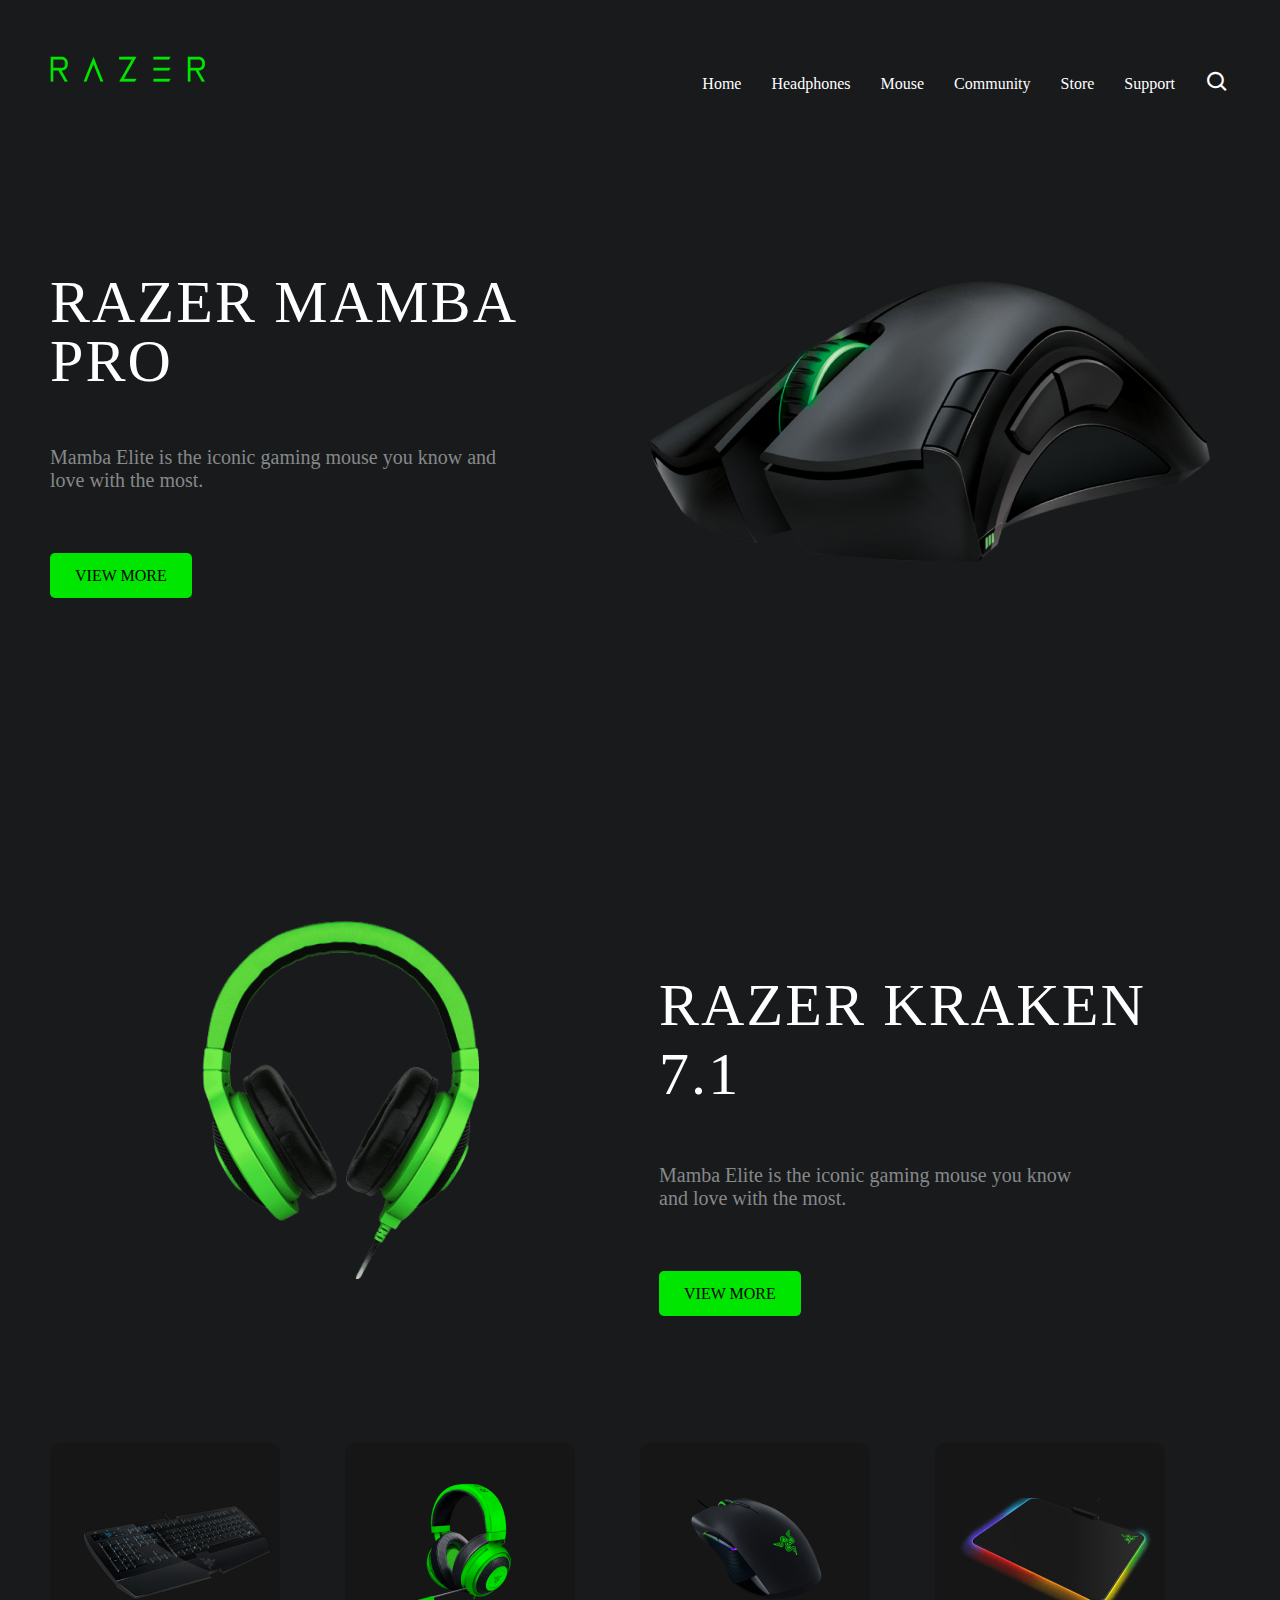
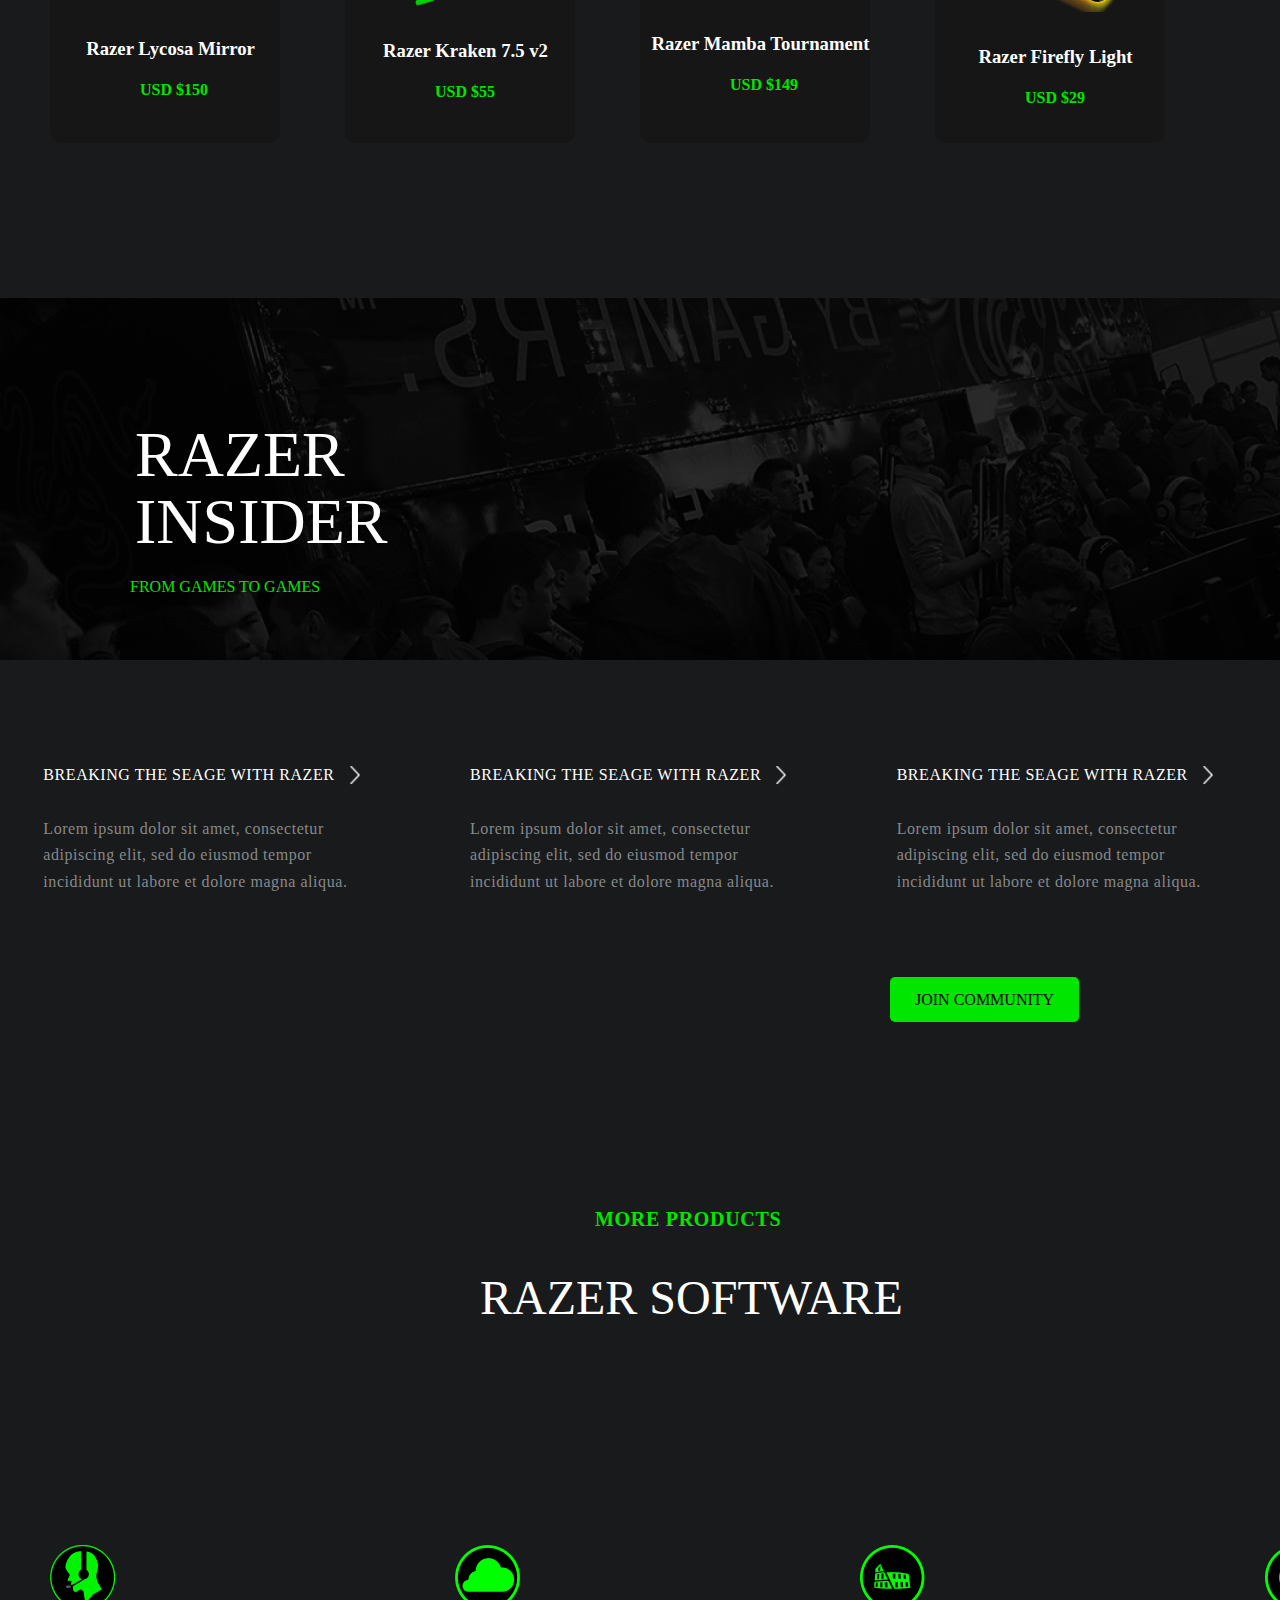
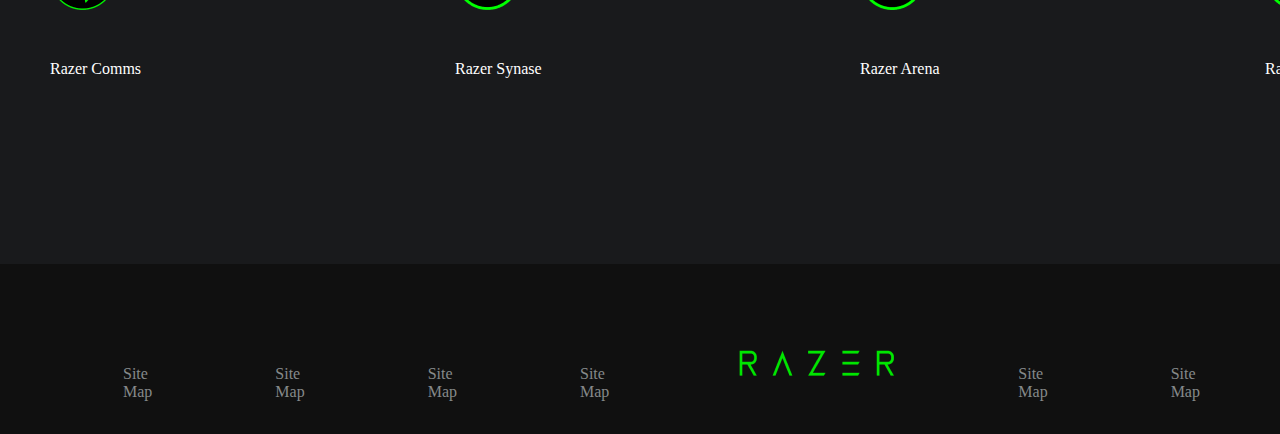
<file: Razer/index.html>
<!DOCTYPE html>
<html lang="en">
<head>
    <meta charset="UTF-8">
    <meta http-equiv="X-UA-Compatible" content="IE=edge">
    <meta name="viewport" content="width=device-width, initial-scale=1.0">
    <title>Razer</title>
    <link rel="shortcut icon" href="img/favicon.png" type="image/x-icon">
    <link href='https://unpkg.com/boxicons@2.1.2/css/boxicons.min.css' rel='stylesheet'>
    <link rel="stylesheet" href="css/style.css">
</head>
<body>
    <header class="header">
        <a href="#" class="logo">
            <img src="img/logo.png" alt="">
        </a>
        <nav>
            <ul class="nav">
                <li class="nav-item">
                    <a class="nav-link active" href="#">Home</a>
                </li>
                <li class="nav-item">
                    <a class="nav-link" href="#">Headphones</a>
                </li>
                <li class="nav-item">
                    <a class="nav-link" href="#">Mouse</a>
                </li>
                <li class="nav-item">
                    <a class="nav-link" href="#">Community</a>
                </li>
                <li class="nav-item">
                    <a class="nav-link" href="#">Store</a>
                </li>
                <li class="nav-item">
                    <a class="nav-link" href="#">Support</a>
                </li>
                <li><a href="#"><i class='bx bx-search bx-sm'></i></a></li>
            </ul>
        </nav>
    </header>

    <section>
        <div class="wrapper">
            <div class="main">
                <h1 class="main-text">Razer Mamba <br> Pro</h1>
                <p class="main-item">Mamba Elite is the iconic gaming mouse you know and love with the most.</p>
                
                <div class="button">
                    <a class="btn" href="#">View More</a>
                </div>
            </div>
            <div>
                <img class="main-img__image" src="img/mouse.png" alt="mouse">   
            </div>
        </div>
    </section>

    <div class="products">
        <div class="products-img">
            <img src="img/headphones.png" alt="">
        </div>
        <div class="product-text">
            <h2 class="product-text__main">Razer Kraken 7.1</h2>
            <p class="product-item">Mamba Elite is the iconic gaming mouse you know <br> and love with the most.
            </p>
            <div class="button">
                <a class="btn" href="#">View More</a>
            </div>
        </div>
    </div>

    <div class="razer-product">
        <div class="razer-container">
            <img class="product-items" src="img/keyboard.png" alt="">
            <h3 class="razer-text">Razer Lycosa Mirror</h3>
            <h4 class="razer-item">USD $150</h4>
        </div>

        <div class="razer-container">
                <img class="product-headphones" src="img/headphones1.png" alt="">
                <h3 class="razer-text">Razer Kraken 7.5 v2</h3>
                <h4 class="razer-item">USD $55</h4>
        </div>

        <div class="razer-container">
            <img class="product-mouse" src="img/mouse1.png" alt="">
            <h3 class="razer-text">Razer Mamba Tournament</h3>
            <h4 class="razer-item">USD $149</h4>
        </div>

        <div class="razer-container">
            <img class="product-rug" src="img/rug.png" alt="">
            <h3 class="razer-text">Razer Firefly Light</h3>
            <h4 class="razer-item">USD $29</h4>
        </div>  
    </div>
    
    <div class="razer-insider">
        <div class="razer-content">
            <h2 class="razer-text-main">Razer <br> Insider</h2>
            <h3 class="razer-text-item">FROM GAMES TO GAMES</h3>
        </div>
    </div>

    <div class="razer-big__content">
        <div class="razer-ads">
            <a href="#" class="razer-new">
                <h3 class="razer-news">BREAKING THE SEAGE WITH RAZER</h3>
                <img class="razer-icon" src="icons/arrow.svg" alt="">
            </a>  
            <p class="razer-news-item">Lorem ipsum dolor sit amet, consectetur adipiscing elit, sed do eiusmod tempor incididunt ut labore et dolore magna aliqua.</p>
        </div>
        <div class="razer-ads">
            <a href="#" class="razer-new">
                <h3 class="razer-news">BREAKING THE SEAGE WITH RAZER</h3>
                <img class="razer-icon" src="icons/arrow.svg" alt="">
            </a>  
            <p class="razer-news-item">Lorem ipsum dolor sit amet, consectetur adipiscing elit, sed do eiusmod tempor incididunt ut labore et dolore magna aliqua.</p>
        </div>  
        <div class="razer-ads">
            <a href="#" class="razer-new">
                <h3 class="razer-news">BREAKING THE SEAGE WITH RAZER</h3>
                <img class="razer-icon" src="icons/arrow.svg" alt="">
            </a>  
            <p class="razer-news-item">Lorem ipsum dolor sit amet, consectetur adipiscing elit, sed do eiusmod tempor incididunt ut labore et dolore magna aliqua.</p>
        </div>
    </div>

    <div class="razer-join">
        <div class="razer-button">
            <a href="#" class="btn">Join Community</a>
        </div>
    </div>  
    
    <div class="razer-software">
        <div class="razer-area">
            <h3 class="razer-area-item">MORE PRODUCTS</h3>
            <h2 class="razer-area-text">RAZER SOFTWARE</h2>
        </div>
    </div>
        
    <div class="razer-icons">
        <div class="razer-1">
            <img src="img/comms.png" alt="">
            <p class="razer-icon-text">Razer Comms</p>
        </div>
        <div class="razer-1">
            <img src="img/synapse.png" alt="">
            <p class="razer-icon-text">Razer Synase</p>
        </div>
        <div class="razer-1">
            <img src="img/arena.png" alt="">
            <p class="razer-icon-text">Razer Arena</p>
        </div>
        <div class="razer-1">
            <img src="img/cortex.png" alt="">
            <p class="razer-icon-text">Razer Cortex</p>
        </div>
        
    </div>

    <footer class="footer">
        <div class="footer-razer">
            <p class="footer-text">Site Map</p>
        </div>
        <div class="footer-razer">
            <p class="footer-text">Site Map</p>
        </div>
        <div class="footer-razer">
            <p class="footer-text">Site Map</p>
        </div>
        <div class="footer-razer">
            <p class="footer-text">Site Map</p>
        </div>

        <div class="footer-img">
            <img class="img" src="img/logo.png" alt="">
        </div>

        <div class="footer-razer">
            <p class="footer-text">Site Map</p>
        </div>
        <div class="footer-razer">
            <p class="footer-text">Site Map</p>
        </div>
        <div class="footer-razer">
            <p class="footer-text">Site Map</p>
        </div>
        <div class="footer-razer">
            <p class="footer-text">Site Map</p>
        </div>
    </footer>
 
</body>
</html>
</file>
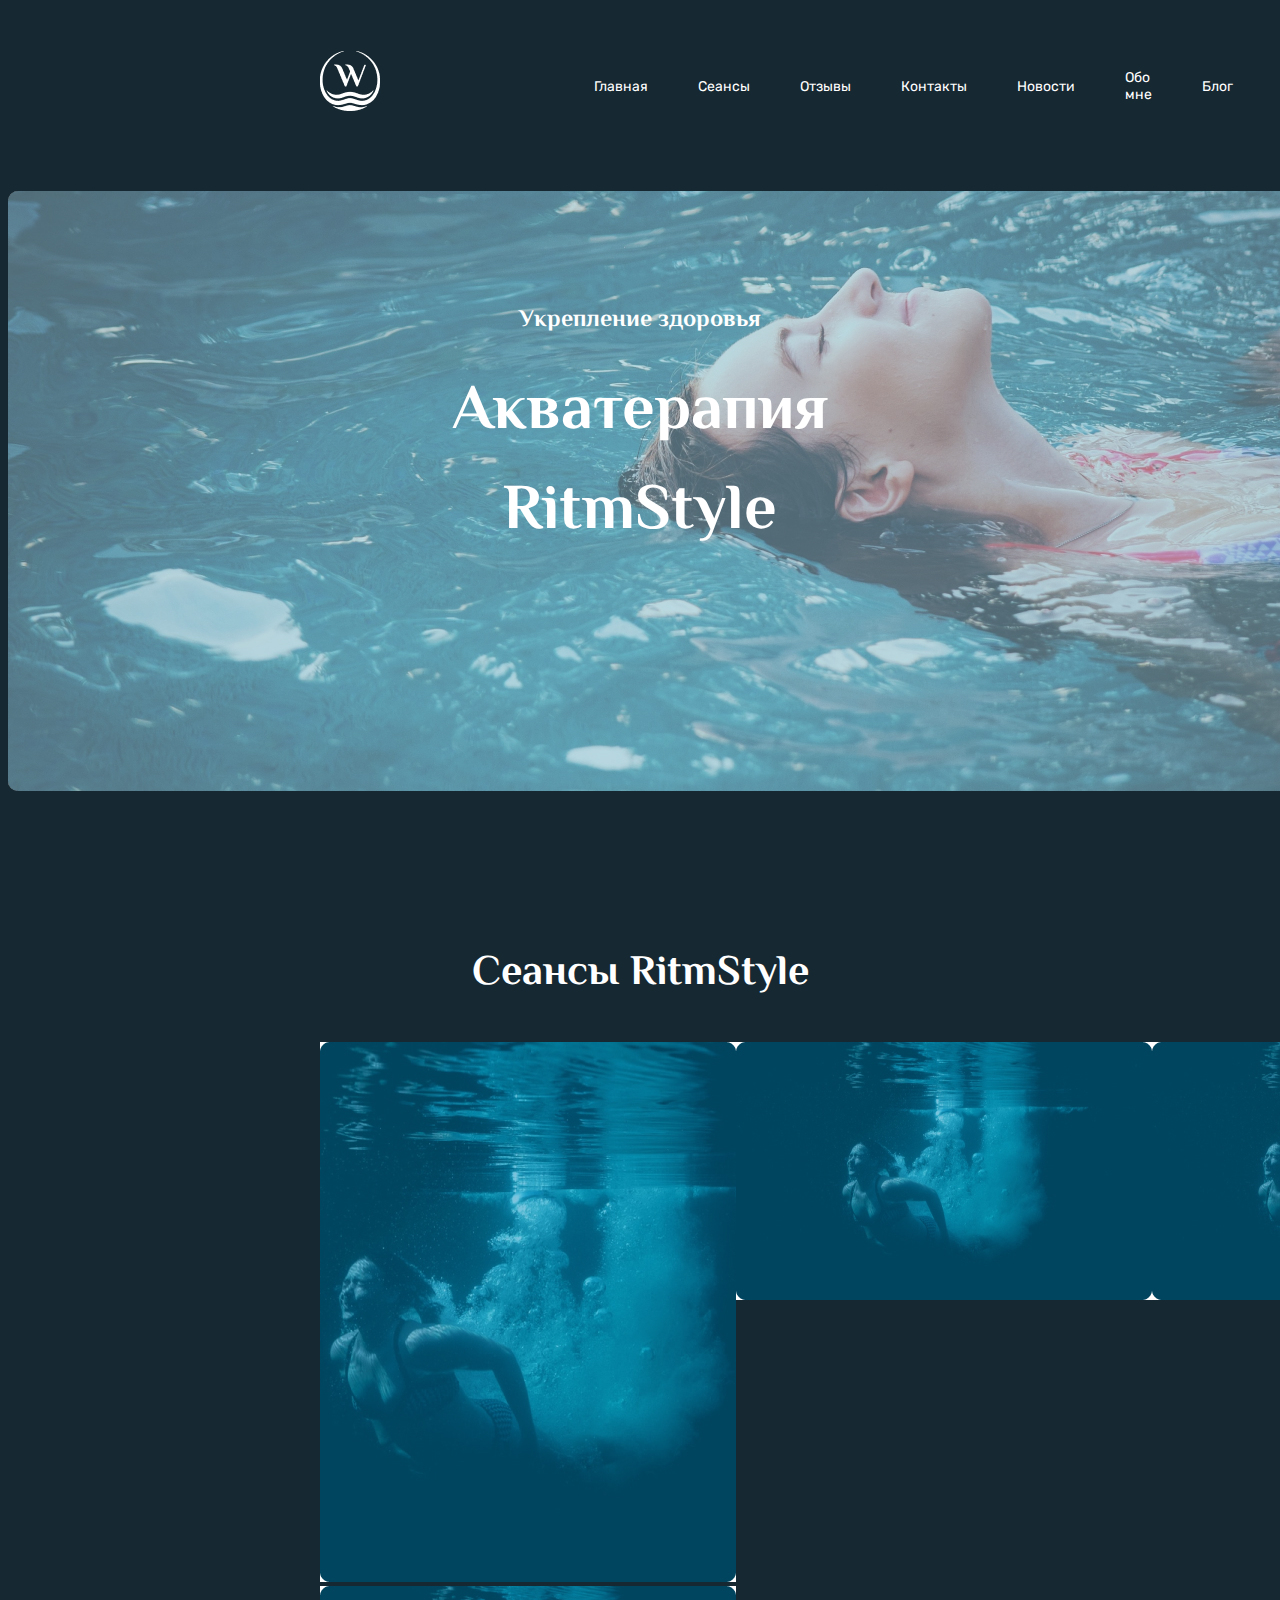
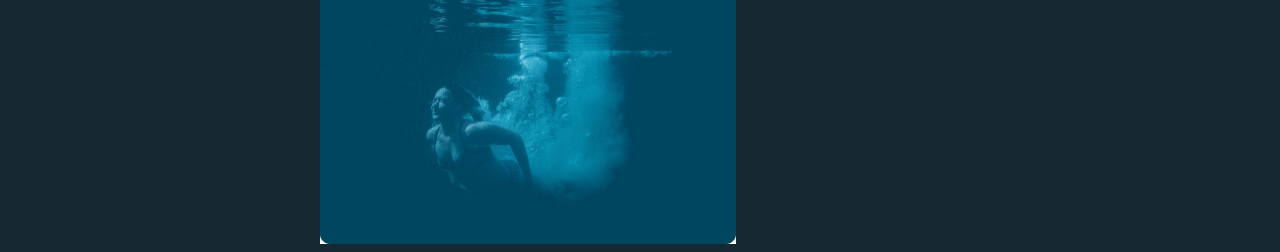
<file: RitmStyle/index.html>
<!DOCTYPE html>
<html lang="en">
<head>
    <meta charset="UTF-8">
    <meta http-equiv="X-UA-Compatible" content="IE=edge">
    <meta name="viewport" content="width=device-width, initial-scale=1.0">
    <title>RitmStyle</title>
    <link rel="stylesheet" href="css/style.css">
</head>
<body>
    <header class="header">
        <a class="logo" href="#"><img src="img/logo.png" alt=""></a>
        <nav>
            <ul class="nav">
                <li class="nav-item">
                    <a href="#">Главная</a>
                </li>
                <li class="nav-item">
                    <a href="#">Сеансы</a>
                </li>
                <li class="nav-item">
                    <a href="#">Отзывы</a>
                </li>
                <li class="nav-item">
                    <a href="#">Контакты</a>
                </li>
                <li class="nav-item">
                    <a href="#">Новости</a>
                </li>
                <li class="nav-item">
                    <a href="#">Обо мне</a>
                </li>
                <li class="nav-item">
                    <a href="#">Блог</a>
                </li>
                <li>
                    <a class="nav-item--register" href="#">Записаться на сеанс</a>
                </li>
            </ul>
        </nav>
    </header>

    <main>
        <div class="bg">
            <img class="bg-img" src="img/bg.jpg" alt="">
            <h2 class="bg-item">Укрепление здоровья</h2>
            <h1 class="bg-main-item">Акватерапия <br>
                RitmStyle</h1>
        </div>
    </main>

    <div class="sessions">
        <h2 class="sessions-item">Сеансы RitmStyle</h2>

        <div class="container">
            <div class="container-i"><img src="img/girl.jpg" alt=""></div>
            <div class="container-img"><img src="img/water.jpg" alt=""></div>
            <div class="container-img"><img src="img/water.jpg" alt=""></div>
            <div class="container-img"><img src="img/water.jpg" alt=""></div>
            <div class="container-img"><img src="img/water.jpg" alt=""></div>
        </div>
    </div>
    
</body>
</html>
</file>
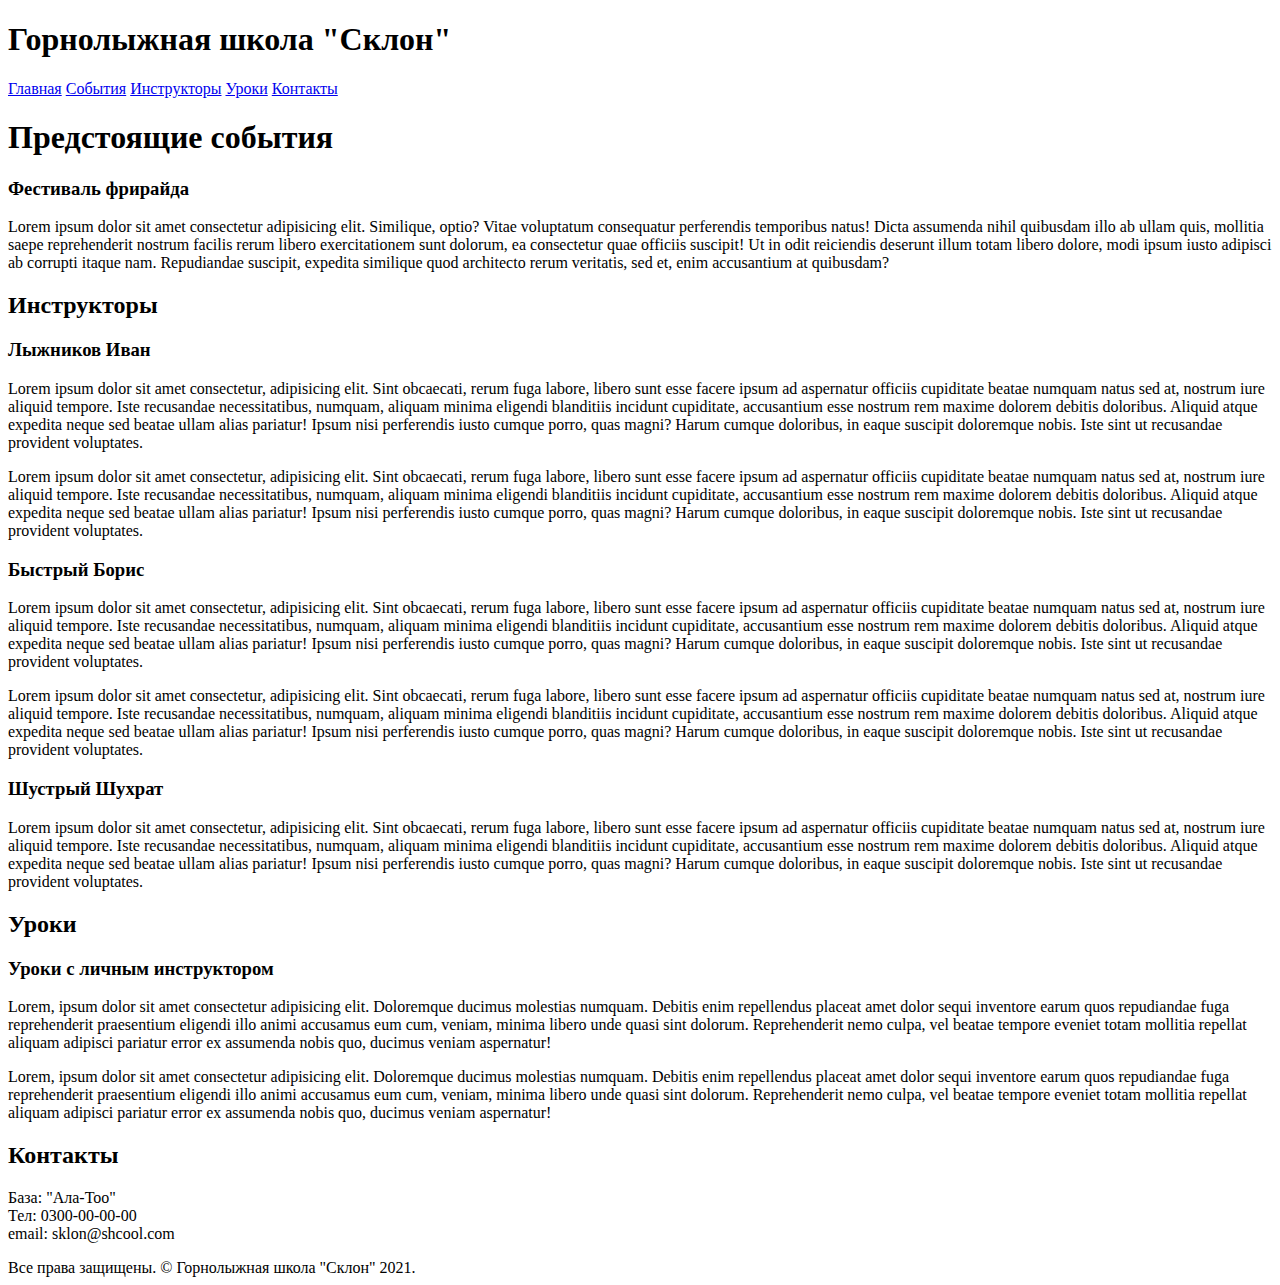
<file: Sclon/index.html>
<!DOCTYPE html>
<html lang="en">
<head>
  <meta charset="UTF-8">
  <meta http-equiv="X-UA-Compatible" content="IE=edge">
  <meta name="viewport" content="width=device-width, initial-scale=1.0">
  <title>Sclon</title>
</head>
<body>
  <header>
    <h1>Горнолыжная школа "Склон"</h1>
  </header>

  <nav>
    <a href="#">Главная</a>
    <a href="#">События</a>
    <a href="#">Инструкторы</a>
    <a href="#">Уроки</a>
    <a href="#">Контакты</a>
  </nav>

  <main>
  <h1>Предстоящие события</h1>
  <h3>Фестиваль фрирайда</h3>
  <p>Lorem ipsum dolor sit amet consectetur adipisicing elit. Similique, optio? Vitae voluptatum consequatur perferendis temporibus natus! Dicta assumenda nihil quibusdam illo ab ullam quis, mollitia saepe reprehenderit nostrum facilis rerum libero exercitationem sunt dolorum, ea consectetur quae officiis suscipit! Ut in odit reiciendis deserunt illum totam libero dolore, modi ipsum iusto adipisci ab corrupti itaque nam. Repudiandae suscipit, expedita similique quod architecto rerum veritatis, sed et, enim accusantium at quibusdam?</p>

  <h2>Инструкторы</h2>
  <h3>Лыжников Иван</h3>
  <p>Lorem ipsum dolor sit amet consectetur, adipisicing elit. Sint obcaecati, rerum fuga labore, libero sunt esse facere ipsum ad aspernatur officiis cupiditate beatae numquam natus sed at, nostrum iure aliquid tempore. Iste recusandae necessitatibus, numquam, aliquam minima eligendi blanditiis incidunt cupiditate, accusantium esse nostrum rem maxime dolorem debitis doloribus. Aliquid atque expedita neque sed beatae ullam alias pariatur! Ipsum nisi perferendis iusto cumque porro, quas magni? Harum cumque doloribus, in eaque suscipit doloremque nobis. Iste sint ut recusandae provident voluptates.</p>

  <p>Lorem ipsum dolor sit amet consectetur, adipisicing elit. Sint obcaecati, rerum fuga labore, libero sunt esse facere ipsum ad aspernatur officiis cupiditate beatae numquam natus sed at, nostrum iure aliquid tempore. Iste recusandae necessitatibus, numquam, aliquam minima eligendi blanditiis incidunt cupiditate, accusantium esse nostrum rem maxime dolorem debitis doloribus. Aliquid atque expedita neque sed beatae ullam alias pariatur! Ipsum nisi perferendis iusto cumque porro, quas magni? Harum cumque doloribus, in eaque suscipit doloremque nobis. Iste sint ut recusandae provident voluptates.</p>

  <h3>Быстрый Борис</h3>
  <p>Lorem ipsum dolor sit amet consectetur, adipisicing elit. Sint obcaecati, rerum fuga labore, libero sunt esse facere ipsum ad aspernatur officiis cupiditate beatae numquam natus sed at, nostrum iure aliquid tempore. Iste recusandae necessitatibus, numquam, aliquam minima eligendi blanditiis incidunt cupiditate, accusantium esse nostrum rem maxime dolorem debitis doloribus. Aliquid atque expedita neque sed beatae ullam alias pariatur! Ipsum nisi perferendis iusto cumque porro, quas magni? Harum cumque doloribus, in eaque suscipit doloremque nobis. Iste sint ut recusandae provident voluptates.</p>

  <p>Lorem ipsum dolor sit amet consectetur, adipisicing elit. Sint obcaecati, rerum fuga labore, libero sunt esse facere ipsum ad aspernatur officiis cupiditate beatae numquam natus sed at, nostrum iure aliquid tempore. Iste recusandae necessitatibus, numquam, aliquam minima eligendi blanditiis incidunt cupiditate, accusantium esse nostrum rem maxime dolorem debitis doloribus. Aliquid atque expedita neque sed beatae ullam alias pariatur! Ipsum nisi perferendis iusto cumque porro, quas magni? Harum cumque doloribus, in eaque suscipit doloremque nobis. Iste sint ut recusandae provident voluptates.</p>

  <h3>Шустрый Шухрат</h3>
  <p>Lorem ipsum dolor sit amet consectetur, adipisicing elit. Sint obcaecati, rerum fuga labore, libero sunt esse facere ipsum ad aspernatur officiis cupiditate beatae numquam natus sed at, nostrum iure aliquid tempore. Iste recusandae necessitatibus, numquam, aliquam minima eligendi blanditiis incidunt cupiditate, accusantium esse nostrum rem maxime dolorem debitis doloribus. Aliquid atque expedita neque sed beatae ullam alias pariatur! Ipsum nisi perferendis iusto cumque porro, quas magni? Harum cumque doloribus, in eaque suscipit doloremque nobis. Iste sint ut recusandae provident voluptates.</p>

  <h2>Уроки</h2>
  <h3>Уроки с личным инструктором</h3>
  <p>Lorem, ipsum dolor sit amet consectetur adipisicing elit. Doloremque ducimus molestias numquam. Debitis enim repellendus placeat amet dolor sequi inventore earum quos repudiandae fuga reprehenderit praesentium eligendi illo animi accusamus eum cum, veniam, minima libero unde quasi sint dolorum. Reprehenderit nemo culpa, vel beatae tempore eveniet totam mollitia repellat aliquam adipisci pariatur error ex assumenda nobis quo, ducimus veniam aspernatur!</p>

  <p>Lorem, ipsum dolor sit amet consectetur adipisicing elit. Doloremque ducimus molestias numquam. Debitis enim repellendus placeat amet dolor sequi inventore earum quos repudiandae fuga reprehenderit praesentium eligendi illo animi accusamus eum cum, veniam, minima libero unde quasi sint dolorum. Reprehenderit nemo culpa, vel beatae tempore eveniet totam mollitia repellat aliquam adipisci pariatur error ex assumenda nobis quo, ducimus veniam aspernatur!</p>

  <h2>Контакты</h2>
  <p>База: "Ала-Тоо" <br>
    Тел: 0300-00-00-00 <br>
    email: sklon@shcool.com
  </p>
</main>

<footer>
  Все права защищены.  &copy; Горнолыжная школа "Склон" 2021. 
</footer>

</body>
</html>
</file>
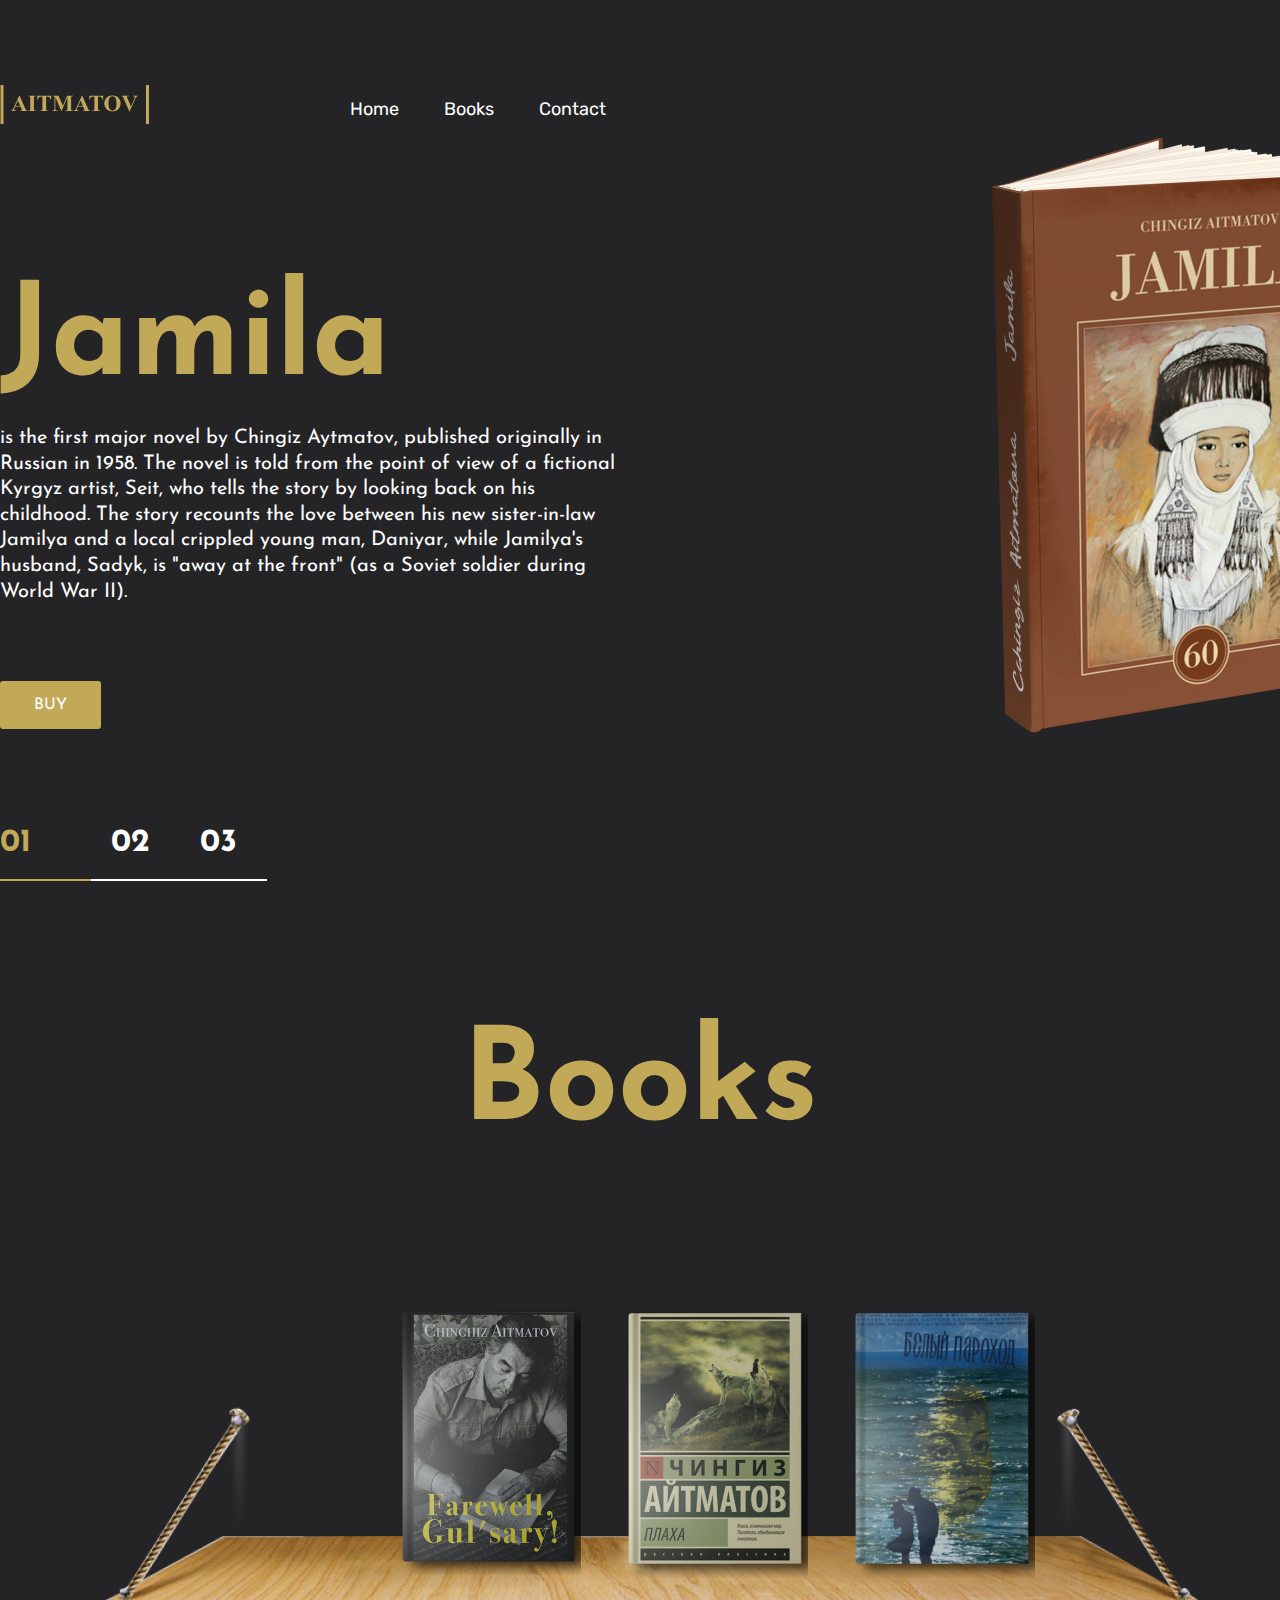
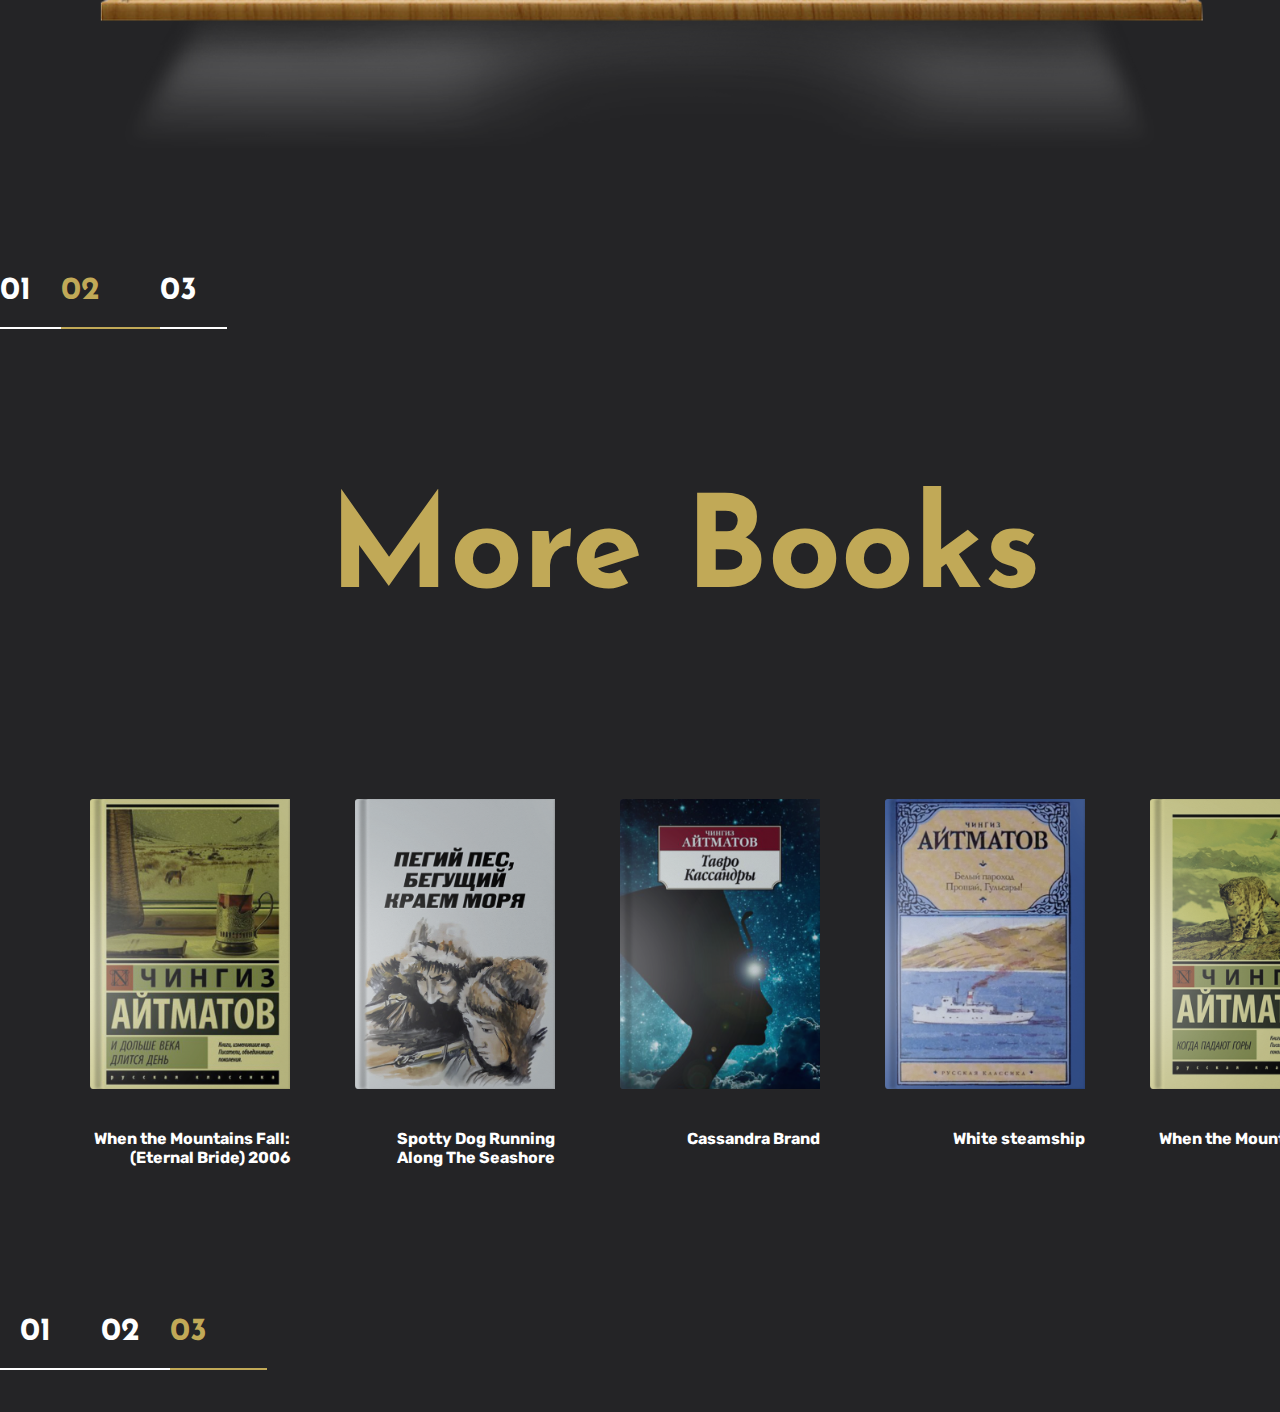
<file: kinross/books.html>
<!DOCTYPE html>
<html lang="en">
<head>
    <meta charset="UTF-8">
    <meta http-equiv="X-UA-Compatible" content="IE=edge">
    <meta name="viewport" content="width=device-width, initial-scale=1.0">
    <title>Kinross</title>
    <link href='https://unpkg.com/boxicons@2.1.2/css/boxicons.min.css' rel='stylesheet'>
    <link rel="stylesheet" href="css/style.css">
</head>
<body>
    <header class="header">
        <a href="index.html" class="logo">
            <img src="img/logo.png" alt="logo">
        </a>
        <nav>
            <ul class="nav">
                <li class="nav-item">
                    <a href="index.html" class="nav-link">Home</a>
                </li> <br>
                <li class="nav-item">
                    <a href="books.html" class="nav-link">Books</a>
                </li>
                <li class="nav-item">
                    <a href="contacts.html" class="nav-link">Contact</a>
                </li>
            </ul>
        </nav>
    </header>


    <section>
        <main class="main">
            <div class="book-title">
                <h1 class="book-h1">Jamila</h1>
            <p class="book-p">
                 is the first major novel by Chingiz Aytmatov, published originally in Russian in 1958. The novel is told from the point of view of a fictional Kyrgyz artist, Seit, who tells the story by looking back on his childhood. The story recounts the love between his new sister-in-law Jamilya and a local crippled young man, Daniyar, while Jamilya's husband, Sadyk, is "away at the front" (as a Soviet soldier during World War II).
            </p>
            <a class="book-btn" href="#">BUY</a>
            </div>
            
            <div class="book-img">
                <img class="img-b" src="img/book.png" alt="">
            </div>
        </main>

        <div class="main-01">
            <h4 class="main1 active">01</h4>
            <h4 class="main2">02</h4>
            <h4 class="main2">03</h4>

            <a href="" class="main-icon">
                <i class='bx bx-search bx-md'></i>
            </a>
        </div>  
    </section>


    <h2 class="book-h2">Books</h2>
    <!-- <div class="art">
        <a class="art-link" href="https://en.wikipedia.org/wiki/The_First_Teacher">
            <div class="arts">
            <img class="art-img" src="img/1.jpg" alt="">
            <p class="art-p">The First Teaher</p>
        </div>
        </a>
        
        <a class="art-link" href="https://en.wikipedia.org/wiki/Jamila_(novel)">
            <div class="arts">
            <img class="art-img" src="img/2.jpg" alt="">
            <p class="art-p">Jamila</p>
        </div>
        </a>
        
        <a class="art-link" href="https://www.goodreads.com/book/show/366917.Mother_Earth_And_Other_Stories">
            <div class="arts">
            <img class="art-img" src="img/3.jpg" alt="">
            <p class="art-p">Mother Earth</p>
        </div>
        </a>

        <a class="art-link" href="https://www.goodreads.com/ru/book/show/2850306">
            <div class="arts">
            <img class="art-img" src="img/4.jpg" alt="">
            <p class="art-p">Plakha</p>
        </div>
        </a>

        <a class="art-link" href="https://www.goodreads.com/book/show/366917.Mother_Earth_And_Other_Stories">
            <div class="arts">
            <img class="art-img" src="img/5.jpg" alt="">
            <p class="art-p">The White Steamer</p>
        </div>
        </a>
        
    </div> -->

    <div class="book-shelf">
        <div class="main-shelf">
            <img src="img/shelf.png" alt="">
        </div>
    </div>
    
    <div class="shelf-books">
        <div class="books">
            <a href="https://www.goodreads.com/book/show/366914.Farewell_Gul_sary"><img class="books-link" src="img/11.png" alt=""></a>
        </div>
        <div class="books">
            <a href="https://www.goodreads.com/book/show/366914.Farewell_Gul_sary"><img class="books-link" src="img/22.png" alt=""></a>
        </div>
        <div class="books">
            <a href="https://www.litres.ru/chingiz-aytmatov/belyy-parohod/chitat-onlayn/"><img class="books-link" src="img/33.png" alt=""></a>
        </div>
    </div>

    <div class="art-02">
        <h4 class="art1">01</h4>
        <h4 class="art2 active">02</h4>
        <h4 class="art1">03</h4>

        <a href="#" class="main-icon1">
            <i class='bx bx-search bx-md'></i>
        </a>
    </div>

    <div class="footer2">
        <h2 class="footer-h2">More Books</h2>
        <div class="footer">
            <a class="art-link" href="https://en.wikipedia.org/wiki/The_First_Teacher">
                <div class="arts">
                <img class="art-img" src="img/111.png" alt="">
                <p class="art-p">When the Mountains Fall: (Eternal Bride)
                    2006</p>
            </div>
            </a>
            
            <a class="art-link" href="https://en.wikipedia.org/wiki/Jamila_(novel)">
                <div class="arts">
                <img class="art-img" src="img/222.png" alt="">
                <p class="art-p">Spotty Dog Running Along The Seashore</p>
            </div>
            </a>
            
            <a class="art-link" href="https://www.goodreads.com/book/show/366917.Mother_Earth_And_Other_Stories">
                <div class="arts">
                <img class="art-img" src="img/333.png" alt="">
                <p class="art-p">Cassandra Brand</p>
            </div>
            </a>
    
            <a class="art-link" href="https://www.goodreads.com/ru/book/show/2850306">
                <div class="arts">
                <img class="art-img" src="img/444.png" alt="">
                <p class="art-p">White steamship</p>
            </div>
            </a>
    
            <a class="art-link" href="https://www.goodreads.com/book/show/366917.Mother_Earth_And_Other_Stories">
                <div class="arts">
                <img class="art-img" src="img/555.png" alt="">
                <p class="art-p">When the Mountains Fall</p>
            </div>
            </a>
        </div>
    </div>

    <div class="story-03">
        <h4 class="story1">01</h4>
        <h4 class="story1">02</h4>
        <h4 class="story3 active">03</h4>

        <a href="#" class="story-icon1">
            <i class='bx bx-search bx-md'></i>
        </a>
    </div>

</body>
</html>
</file>
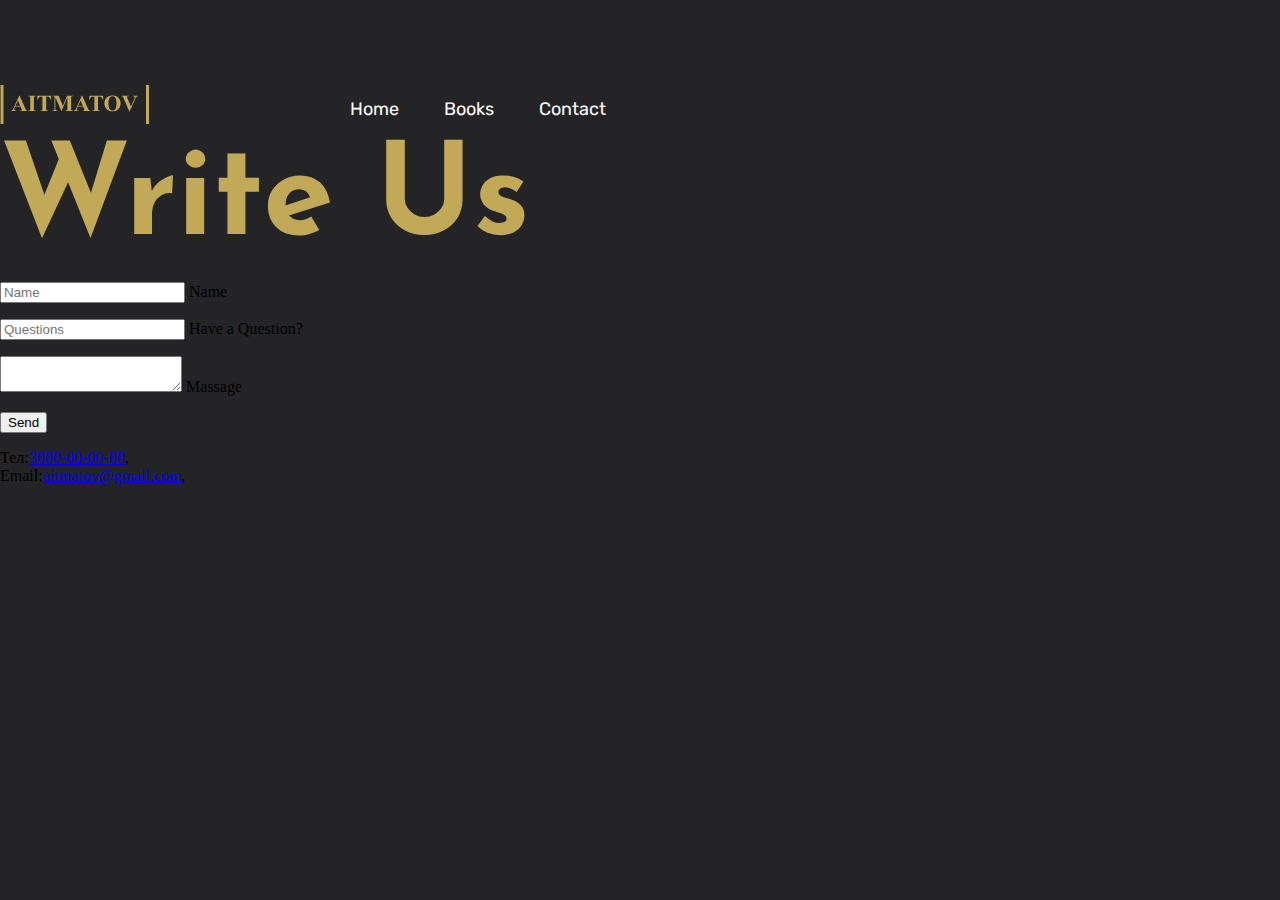
<file: kinross/contacts.html>
<!DOCTYPE html>
<html lang="en">
<head>
    <meta charset="UTF-8">
    <meta http-equiv="X-UA-Compatible" content="IE=edge">
    <meta name="viewport" content="width=device-width, initial-scale=1.0">
    <title>Kinross</title>
    <link href='https://unpkg.com/boxicons@2.1.2/css/boxicons.min.css' rel='stylesheet'>
    <link rel="stylesheet" href="css/style.css">
</head>
<body>
    <header class="header">
        <a href="index.html" class="logo">
            <img src="img/logo.png" alt="logo">
        </a>
        <nav>
            <ul class="nav">
                <li class="nav-item">
                    <a href="index.html" class="nav-link">Home</a>
                </li> <br>
                <li class="nav-item">
                    <a href="books.html" class="nav-link">Books</a>
                </li>
                
                <li class="nav-item">
                    <a href="contacts.html" class="nav-link">Contact</a>
                </li>
            </ul>
        </nav>
    </header>


    <main class="main">
        <article>
          <header>
            <h3>Write Us</h3>
  
            <form>
              <p>
                <label>
                  <input id="user_name" placeholder="Name" />
                  Name
                </label>
              </p>
  
              <p>
                <label>
                  <input type="text" placeholder="Questions" />
                  Have a Question?
                </label>
              </p>
              <p>
                <label>
                  <textarea></textarea>
                  Massage
                </label>
              </p>
              <input type="submit" value="Send" />
            </form>
          </header>
          <p>
            Тел:<a href="tel:+996300000000">3000-00-00-00</a>,<br />
            Email:<a href="mailto:sklon@gmail.com">aitmatov@gmail.com</a>,<br />
          </p>
        </article>
      </main>

</body>
</html>
</file>
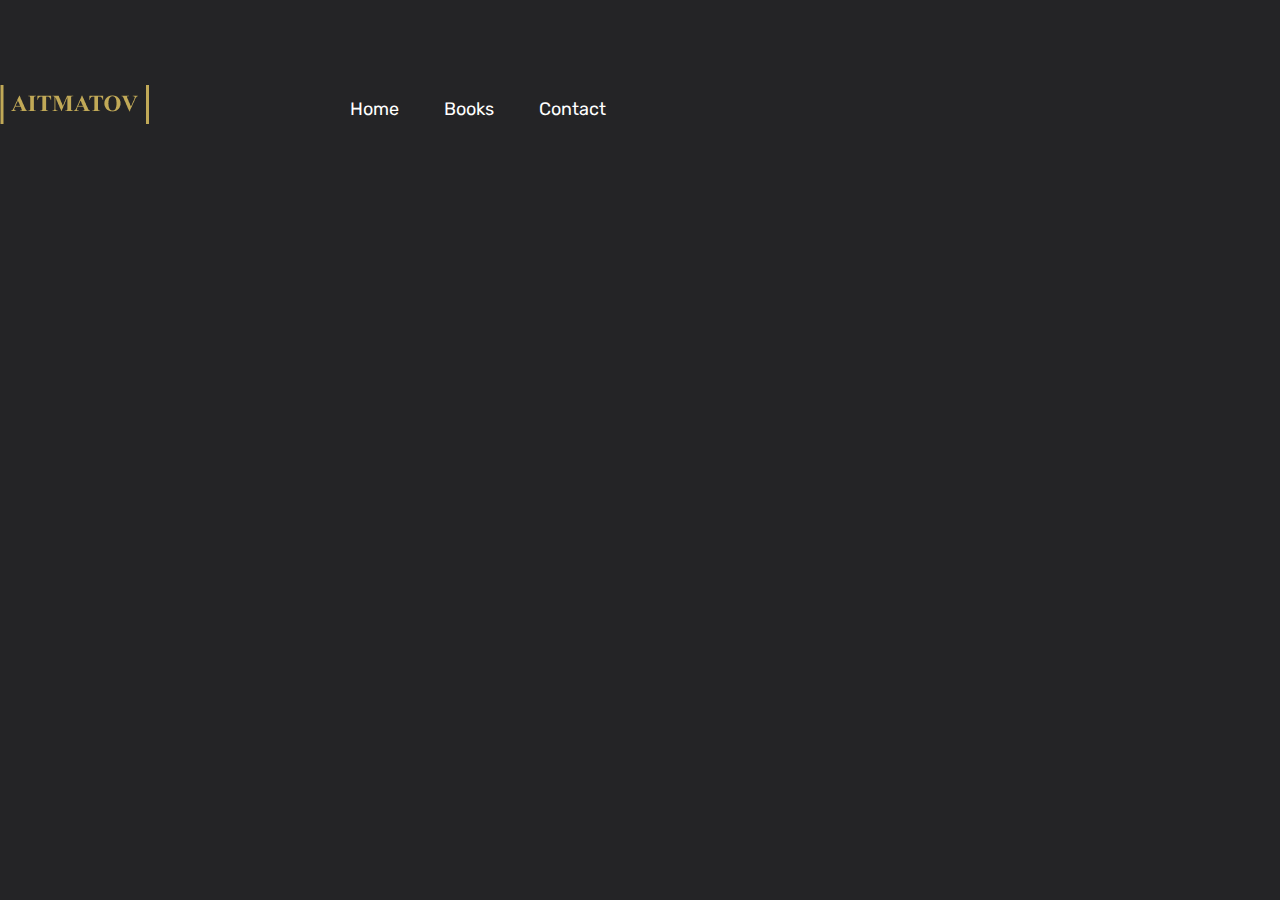
<file: kinross/story.html>
<!DOCTYPE html>
<html lang="en">
<head>
    <meta charset="UTF-8">
    <meta http-equiv="X-UA-Compatible" content="IE=edge">
    <meta name="viewport" content="width=device-width, initial-scale=1.0">
    <title>Kinross</title>
    <link href='https://unpkg.com/boxicons@2.1.2/css/boxicons.min.css' rel='stylesheet'>
    <link rel="stylesheet" href="css/style.css">
</head>
<body>
    <header class="header">
        <a href="index.html" class="logo">
            <img src="img/logo.png" alt="logo">
        </a>
        <nav>
            <ul class="nav">
                <li class="nav-item">
                    <a href="index.html" class="nav-link">Home</a>
                </li> <br>
                <li class="nav-item">
                    <a href="books.html" class="nav-link">Books</a>
                </li>
                
                <li class="nav-item">
                    <a href="#" class="nav-link">Contact</a>
                </li>
            </ul>
        </nav>
    </header>


    <!-- <section>
        <main class="main">

            <div class="main-img">
                <img class="img" src="img/skull.png" alt="">
            </div>
            <h1 class="main-title">Aitmatov <br>
            Chyngyz</h1>
        </main>

        <div class="main-01">
            <h4 class="main1 active">01</h4>
            <h4 class="main2">02</h4>
            <h4 class="main2">03</h4>

            <a href="" class="main-icon">
                <i class='bx bx-search bx-md'></i>
            </a>
        </div>  
    </section> -->

    <!-- <div class="art-title">
        <h2 class="art-h2">Books</h2>
    </div>

    <div class="art">
        <a class="art-link" href="https://en.wikipedia.org/wiki/The_First_Teacher">
            <div class="arts">
            <img class="art-img" src="img/1.jpg" alt="">
            <p class="art-p">The First Teaher</p>
        </div>
        </a>
        
        <a class="art-link" href="https://en.wikipedia.org/wiki/Jamila_(novel)">
            <div class="arts">
            <img class="art-img" src="img/2.jpg" alt="">
            <p class="art-p">Jamila</p>
        </div>
        </a>
        
        <a class="art-link" href="https://www.goodreads.com/book/show/366917.Mother_Earth_And_Other_Stories">
            <div class="arts">
            <img class="art-img" src="img/3.jpg" alt="">
            <p class="art-p">Mother Earth</p>
        </div>
        </a>

        <a class="art-link" href="https://www.goodreads.com/ru/book/show/2850306">
            <div class="arts">
            <img class="art-img" src="img/4.jpg" alt="">
            <p class="art-p">Plakha</p>
        </div>
        </a>

        <a class="art-link" href="https://www.goodreads.com/book/show/366917.Mother_Earth_And_Other_Stories">
            <div class="arts">
            <img class="art-img" src="img/5.jpg" alt="">
            <p class="art-p">The White Steamer</p>
        </div>
        </a>
        
    </div>

    <div class="art-02">
        <h4 class="art1">01</h4>
        <h4 class="art2 active">02</h4>
        <h4 class="art1">03</h4>

        <a href="#" class="main-icon1">
            <i class='bx bx-search bx-md'></i>
        </a>
    </div>

    <div class="footer">
        <div class="story">
            <img src="img/woman.png" alt="">
        </div>

        <div class="story-title">
            <h2 class="story-h2">Story</h2>
            <p class="story-p">
                He was born to a Kyrgyz father and Tatar mother. Aitmatov's parents were civil servants in Sheker. In 1937, his father was charged with "bourgeois nationalism" in Moscow, arrested, and executed in 1938.
            </p>
            <p class="story-p">
                Aitmatov lived at a time when Kyrgyzstan was being transformed from one of the most remote lands of the Russian Empire to a republic of the USSR. The future author studied at a Soviet school in Sheker. He also worked from an early age. At fourteen, he was an assistant to the Secretary at the Village Soviet. He later held jobs as a tax collector, a loader, an engineer's assistant and continued with many other types of work.
            </p>
            <p class="story-p">
                In 1946, he began studying at the Animal Husbandry Division of the Kirghiz Agricultural Institute in Frunze, but later switched to literary studies at the Maxim Gorky Literature Institute in Moscow, where he lived from 1956-58. For the next eight years he worked for Pravda. His first two publications appeared in 1952 in Russian: "The Newspaper Boy Dziuio" and "Ашым." His first work published in Kyrgyz was "Ак Жаан" (White rain, 1954), and his well-known work "Jamila" (Jamila) appeared in 1958. In 1961, he was a member of the jury at the 2nd Moscow International Film Festival.[5] In 1971, he was a member of the jury at the 7th Moscow International Film Festival.
            </p>
        </div>
    </div>

    <div class="story-03">
        <h4 class="story1">01</h4>
        <h4 class="story1">02</h4>
        <h4 class="story3 active">03</h4>

        <a href="#" class="story-icon1">
            <i class='bx bx-search bx-md'></i>
        </a>
    </div> -->

</body>
</html>
</file>
<file: Blog/css/style.css>
@import url('https://fonts.googleapis.com/css2?family=El+Messiri:wght@700&family=Khula:wght@700&family=Roboto:ital,wght@0,400;0,700;0,900;1,500&family=Space+Grotesk:wght@400;500;700&display=swap');



:root {
    --main-color: #828282;;
    --just-black: #070707;
}

body {
    font-family: 'Khula', sans-serif;
    /* max-width: 945px;
    margin: 0 auto; */
}


.nav {
    max-width: 945px;
    margin: 0 auto;
    padding-bottom: 20px;
    border-bottom: 1px solid rgba(130, 130, 130, 1);    
}

.nav-item {
    margin-top: 35px;
    display: flex;
    list-style-type: none;
}

.nav-link {
    font-size: 18px;
    line-height: 22px;
    width: 90px;
    text-decoration: none; 
    margin-right: 140px;
    color: var(--main-color);
    transition: ease .2s;
}


.nav-link:hover {
    color: var(--just-black);
}

/* MAIN */
.main {
    max-width: 945px;
    margin: 0 auto;
}

.main-content {
    display: flex;
    margin: 0 auto;
}

.main-h1 {
    font-weight: 900;
    font-size: 47px;
}

.main-p {
    margin-right: 305px;
    width: 165px;
    padding-left: 255px;
    font-weight: 500;
    padding-top: 100px;
    line-height: 22px;
}

.main-text-rotate {
    width: 130px;
    margin: 0;
    transform: rotate(-90deg);
    padding-top: 135px;
}

.main-img {
    padding-top: 50px;
}

/* WRAPPER */
.wrapper {
    margin-top: 80px;
    /* width: 1445px; */
    height: 506px;
}

.wrapper-text {
    padding-top: 120px;
    text-align: center;
    background-color: #F6F6F6;
}

.wrapper-main {
    font-size: 34px;
    margin: 0;
}

.wrapper-p {
    text-align: center;
    padding-bottom: 30px;
    line-height: 22px;
}

.wrapper-text1 {
    text-align: center;
}

.wrapper-icons {
    max-width: 945px;
    margin: 0 auto;
    display: flex;
}

.bxs {
    color: #E5E5E5;
}

.wrapper-icon {
    padding-top: 65px;
    align-items: center;
    padding-left: 115px;
}

.wrapper-p {
    color: var(--main-color);
}

.wrapper-p-f {
    color: var(--main-color);
    padding-left: 13px;
    padding-bottom: 45px;
}

.portfolio {
    background-color: #F6F6F6;
    padding-top: 112px;
    text-align: center;
}


.portfolio-h3 {
    padding-top: 45px;
    font-size: 18px;
    line-height: 22px;
    text-align: center;
    text-decoration-line: underline;
    padding-bottom: 100px;
}

.portfolio-bg {
    padding-top: 100px;
}

.footer-title {
    font-size: 34px;
    padding-top: 80px;
    text-align: center;
}

.footer-p {
    font-size: 18px;
    line-height: 22px;
    text-align: center;
    padding-bottom: 50px;
}

.footer-btn {
    position: relative;
    left: 46%; 
    transform: translate(-50%, 0);
    background-color: var(--just-black);
    padding: 15px 30px;
    color: #fff;
    border-radius: 30px;
    text-decoration: none;
    transition: ease .2s;
}

.footer-btn:hover {
    color: var(--main-color);
    background-color: #201a1a;
}

.footer-icons {
    padding-top: 70px;
    display: flex;
    margin: 0 auto;
    margin-left: 760px;
}

.footer-icon {
    color: var(--just-black);
    padding-right: 60px;
    align-items: center;
    transition: ease .2s;
}

.footer-icon:hover {
    color: var(--main-color);
}

.footer-last {
    align-items: center;
    padding-top: 45px;
}

.footer-p1 {    
    text-align: center;
    padding-bottom: 123px;
}

@media (max-width: 375px) {
    .nav {
        border-bottom: none;    
    }

    .nav-item {
        display: none;
    }

    .main-h1 {
        margin: 0;
    }

    .main-p {
        padding-top: 160px;
        font-size: 18px;
        padding-left: 100px;
    }
}
</file>
<file: harman-kardon/css/style.css>
html, body {
    height: 100%;
}

:root {
    --white: #fff;
    --grey: #999393;
}

body {
    margin: 0;     
    color: var(--white);
    font-family: 'Optima LT Std';
    background: linear-gradient(45deg, #000000, #434343);
}

.header {
    margin: 0 auto;
    justify-content: space-between;
    max-width: 1240px;
    display: flex;
}

.logo { 
    padding-top: 51px;
    padding-left: 100px;
}

.nav {
    padding-top: 40px;
    display: flex;
    list-style-type: none;
}

.nav-link {
    font-size: 18px;
    color: var(--white);
    text-decoration: none;
    text-transform: uppercase;
    padding-left: 30px;
    transition: ease .2s;
}

.nav-link:hover {
    color: var(--grey);
}

/* WRAPPER */
.wrapper {
    max-width: 1240px;
    margin: 0 auto;
}

.main {
    margin-top: 180px;
    display: flex;
    align-items: center;
}

.main-title {
    left: 35%; 
    margin-top: -20px; 
    font-size: 64px;
    font-weight: 400;
    position: absolute;
}

.main-img {
    position: relative;
    margin-left: auto;
    margin-right: auto 
}

.main-text {
    margin-left: 207px;
    width: 835px;   
    margin-top: 100px;
    color: var(--grey);
    text-align: center;
}

/* OMNI */
.omni {
    max-width: 1240px;
    margin: 0 auto;
    padding-top: 150px;
}

.omni-text {
    align-items: center;
}
</file>
<file: kinross/css/style.css>
@import url('https://fonts.googleapis.com/css2?family=Khula:wght@400;700&family=Rubik:wght@400;700&display=swap');
@import url('https://fonts.googleapis.com/css2?family=Josefin+Sans:wght@600&display=swap');

html {
    scroll-behavior: smooth;
}

body {
    background-color: #242426;
    max-width: 1400px;
    margin: 0 auto;
}

h1, h2, h3 {
    margin: 0;
    font-size: 128px;
    color: #C1A957;
    font-family: 'Josefin Sans', sans-serif;
}

.header {
    display: flex;
}

.logo {
    padding-top: 85px;
}

.nav {
    font-size: 18px;
    font-family: 'Rubik', sans-serif;   
    display: flex;
    list-style-type: none;
    padding-left: 200px;
}

.nav-item {    
    padding-top: 80px;
    padding-right: 45px;
}

.nav-link {
    color: #fff;
    text-decoration: none;
    transition: ease .2s;
}


.nav-link:hover {
    color: #C1A957;
    text-decoration: underline;
}

.main {
    display: flex;
}

.main-title {
    margin-right: 180px;
    font-size: 128px;
    padding-top: 170px;
}

.book-h1 {
    font-size: 128px;
    font-weight: bold;
    padding-right: 600px;
    padding-top: 140px;
}

.book-p {
    font-family: 'Josefin Sans';
    line-height: 128%;
    color: #fff;
    font-size: 20px;
    width: 625px;
    padding-bottom: 70px;
}

.book-btn {
    padding-top: 70px;
    color: #fff;
    text-transform: uppercase;
    text-decoration: none;
    background-color: #C1A957;
    padding: 16px 34px;
    border-radius: 3px;
    font-family: 'Josefin Sans';
}

.img {
    margin-top: -50px;
    /* padding-left: 125px; */
}

.main-01 {  
    margin-top: 45px;
    font-family: 'Josefin Sans', sans-serif;
    font-size: 32px;
    display: flex;
}

.main1 {
    color: #C1A957;
    padding-right: 60px;
    padding-bottom: 20px;
    border-bottom: 2px solid #C1A957;
}


.main2 {
    color: #fff;
    padding-right: 30px;
    padding-left: 20px;
    border-bottom: 2px solid #ffffff;
}

.main-icon {
    padding-left: 1060px;
}

.bx {
    color: #fff;
    padding-top: 35px;
    padding-left: 31px;
    transition: ease .2s;
}

.bx:hover {
    color: #C1A957;
}

/* ART */
.art {
    padding-top: 105px;
    display: flex;
}

.books-link {
    text-decoration: none;
}

.art-link {
    text-decoration: none;
}

.arts {
    padding-right: 65px;
}

.art-h2 {
    padding-top: 100px;
    margin: 0;
    text-align: right;
    transition: .2s ease;
}

.book-h2 {
    padding-top: 100px;
    text-align: center;
    padding-bottom: 120px;
}

.book-shelf {
    text-align: center;
}

.shelf-books {
    padding-left: 355px;
    width: 555px;   
    margin-top: -475px;
    display: flex;
    padding-bottom: 150px;
}

.books {
    padding-top: -650px;
    padding-left: 40px;
}

.books-link {
    transition: 1s;
}

.books-link:hover {
    transform: scale(1.2);
}

.art-h2:hover {
    color: #fff;
}

.art-p {
    color: #fff;
    padding-top: 20px;
    font-weight: 700;
    text-align: right;
    font-family: 'Rubik', sans-serif;  
    text-decoration: none;
}

.art-p:hover {
    color: #C1A957;
}

.art-img {
    width: 200px;
    transition: 1s;
}

.art-img:hover {
    transform: scale(1.2);
}
    
.art-02 {
    padding-top: 100px;
    font-family: 'Josefin Sans', sans-serif;
    font-size: 32px;
    display: flex;
    color: #fff;
}

.art1 {
    color: #fff;
    padding-right: 30px;
    border-bottom: 2px solid #ffffff;   
}

.art2 {
    color: #C1A957;
    padding-right: 60px;
    padding-bottom: 20px;
    border-bottom: 2px solid #C1A957;
}

.main-icon1 {
    padding-left: 1125px;
}

.footer {
    padding-bottom: 90px;
    display: flex;
    padding-top: 90px;
}

.story-title {
    padding-left: 250px;
}

.aitmatov {
    width: 300px;
}

.story {
    padding-top: 90px;
}

.story-link {
    text-decoration: none;
}

.story-h2 {
    padding-bottom: 20px;
    transition: .2s ease;
}

.story-h2:hover {
    color: #fff;
}

.woman {
    width: 550px;
}

.story-p {
    color: #fff;
    font-weight: 400;
    padding-top: 20px;
    line-height: 22px;
    font-family: 'Rubik', sans-serif;  
}

.story-ui {
    padding-top: 70px;
}

.story-03 {
    font-family: 'Josefin Sans', sans-serif;
    font-size: 32px;
    display: flex;
    color: #fff;
}

.story1 {
    color: #fff;
    padding-right: 30px;
    padding-left: 20px;
    border-bottom: 2px solid #ffffff;
}

.story3 {
    color: #C1A957;
    padding-right: 60px;
    padding-bottom: 20px;
    border-bottom: 2px solid #C1A957;
}

.story-icon1 {
    padding-left: 1123px;
}

.footer-h2 {
    text-align: center;
    padding-bottom: 90px;
}

.footer2 {
    padding-left: 90px;
    padding-top: 120px;
}
</file>
<file: mamon/css/style.css>
@import url('https://fonts.googleapis.com/css2?family=Ubuntu:wght@400;700&display=swap');

body {
    /* max-width: 1185px;
    margin: 0 auto; */
    font-family: 'Ubuntu', sans-serif;
}

.header {
    max-width: 1185px;
    margin: 0 auto; 
    margin-top: 55px;
    display: flex;
}

.logo {
    width: 130px;
    padding-right: 442px;
}

.nav {
    display: flex;
    list-style-type: none;
}

.nav-item {
    padding-left: 37px;
}

.nav-link {
    padding-left: 37px;
    font-family: 'Ubuntu';
    font-style: normal;
    font-weight: 700;
    font-size: 16px;
    line-height: 16px;
    color: #202020;
    text-decoration: none;
    transition: ease .2s;
}

.nav-link:hover {
    color: #4F4F4F;
    text-decoration: underline;
}

.nav-link--contact {
    padding: 10px 20px;
    color: #fff;
    font-weight: 700;
    text-decoration: none;
    background: #5528FF;
    border-radius: 5px;
}



/* MAIN */
.main {
    max-width: 1185px;
    margin: 0 auto; 
    margin-top: 130px;
}

.main-h1 {
    font-size: 57px;
}

.main-p {
    font-weight: 400;
    font-size: 32px;
    line-height: 51px;
    color: #4F4F4F;
    padding-bottom: 70px;
}

.main-link--contact {
    font-size: 24px;
    padding: 10px 20px;
    color: #fff;
    font-weight: 700;
    text-decoration: none;
    background: #5528FF;
    border-radius: 5px;
}

/* SERVICES */

.services {
    margin-top: 100px;
    position: relative;
    padding-top: 30px;
}



.services-p {
    color: #C2C2C2;
    position: absolute;
    left: 330px;
    top: 29px;
    background: #fff;
    padding: 0 20px;
}

.services-content {
    display: flex;
    max-width: 1185px;
    margin: 0 auto; 
    margin-top: 130px;
}

.icon {
    margin-top: 150px;
}

.services-all {
    margin-right: 270px;
    padding-left: 70px;
}
</file>
<file: Nike/css/style.css>
@import url('https://fonts.googleapis.com/css2?family=Roboto:ital,wght@0,400;0,500;0,700;1,400&display=swap');

body {
  font-family: 'Roboto', sans-serif;
  max-width: 1220px;
  margin: 0 auto;
}

.logo {
  padding-top: 50px;
  padding-right: 30px;
  margin: 0;
}

.header {
  display: flex;
}

.nav {
  padding-top: 50px;
  display: flex;
  list-style-type: none;
}

.nav-link {
  color: black;
  font-weight: 900;
  margin-right: 140px;
  text-decoration: none;
  transition: ease .2s;
}

.nav-link:hover {
  color: #8E8484;
}

.bxss {
  color: black;
  transition: ease .2s
}

.bxss:hover {
  color: #8E8484;
}

.main-content {
  padding-top: 100px;
}

.main1 {
  margin-top: 140px;
}

.main-title {
  padding-left: 80px;
  position: absolute;
  top: 265px;
}

.main-title h1 {
  font-size: 48px;
  font-weight: 900;
  
  margin: 0;
}

.main-title p {
  padding-top: 30px;
  width: 300px;
  line-height: 30px;
  padding-bottom: 50px;
}

.main-title a {
  padding:  20px;
  border-radius: 5px;
  color: #fff;
  text-decoration: none;
  background-color: black;
}

.sneakers h2 {
  padding-left: 30px;
  padding-top: 20px;
}

.sneakers {
  padding-left: 70px;
  display: flex;
  padding-right: 30px;
}

.sneakers-container {
  padding-top: 140px;
  padding-right: 40px;
}

.sneaker-img {
  border-radius: 5px;
  width: 330px;
  height: 360px;
  background-color: #F7F7F7;
  
}

.sneaker-img img {
  padding-top: 80px;
  padding-left: 20px;
  border-radius: 5px;
  
}

h3 {
  padding-top: 40px;
}

p {
  font-weight: 500;
  color: #8E8484;
}

.trend {
  margin-top: 150px;
}

.trend img {
  padding-top: 10px;  
}

.trend h2 {
  padding-top: 20px;
}

.trend-inner {
  padding-left: 80px;
  position: absolute;
}

.trend-inner h3 {
  padding-bottom: 50px;
  padding-top: 100px;
  font-size: 43px;
  color: #fff;
}

.trend-inner a {
  font-size: 20px;
  color: #fff;
  padding: 15px 25px;
  text-decoration: none;
  background-color: black;
}

.img {
  padding-right: 15px;
}

.trend-p {
  position: absolute;
}

.trend-pic {
  display: flex;
}

.trend-p {
  font-style: italic;   
  padding: 25px 35px;
  color: #fff;
  display: flex;
}

.doit {
  margin-top: 120px;
  display: flex;
}

.doit-text {
  padding-right: 135px;
}

.doit-text h3 {
  font-size: 36px;
  font-weight: 500;
  color: #5A5353;
  text-transform: uppercase;
}

.doit-text h2 {
  width: 360px;
  font-size: 52px;
}

.doit-text p {
  font-size: 20px;
  font-weight: 400;
  padding-bottom: 60px;
}

.doit-text a {
  color: #fff;
  padding: 15px 25px;
  text-decoration: none;
  background-color: black;
}

footer {
  max-width: 1440px;
  display: flex;
  color: #fff;
  margin-top: 150px;
  width: 1220px;
  background-color: black;
  margin-bottom: 4 0px;
}

.footer-img {
  padding-top: 75px;
  padding-left: 70px;
}

.footer-copy p {
  width: 167px;
  padding-left: 70px;
  padding-top: 100px;
  font-weight: 400;
  color: #7A7878;
}

.footer-item {
  padding-left: 90px;
}

.footer-title {
  font-size: 16px;
  font-weight: 400;
  padding-top: 75px;
  padding-left: 40px;
  margin-bottom: 60px;
}

.footer-link li {
  list-style-type: none;
}

.footer-link a {
  color: #fff;
  text-decoration: none;
}

.footer-link a:hover {
  text-decoration: underline;
}

.footer-icon {
  padding-left: 45px;
  color: black;
}

.bxc {
  margin-right: 10px;
  align-items: center;
  margin-top: 80px; 
  padding: 10px;
  background-color: #fff;
  border-radius: 50%;
  transition: ease .5s;
}

.bxc:hover {
  background-color: black;
  color: white;
}
</file>
<file: Razer/css/style.css>
:root {
    --white: #FFFFFF;
    --green: #00E600;
    --gray: #85898A;
}

* {
    box-sizing: border-box;
}


body {
    background-color: #191A1C;
    font-family: 'HelveticaNeueCyr';
    color: var(--white);
    margin: 0;
}

.header {
    max-width: 1180px;
    margin: 0 auto;
    display: flex;
    justify-content: space-between;
    margin-top: 55px;
}

.nav {
    display: flex;
    align-items: center;
    list-style-type: none;
   
}

.nav-link {
    padding-right: 30px;
    font-size: 16px;
    font-weight: medium;
    text-decoration: none;
    color: var(--white);
    transition: ease .2s;
}

.nav-link:hover {
    color: var(--green);
    /* text-decoration: underline 1px; */
}

.bx {
    color: var(--white);
    transition: ease .2s;
}

.bx:hover {
    color: var(--green);
}

/* wrapper */
.wrapper {
    display: flex;
    top: 160px;
    max-width: 1180px;
    margin: 0 auto; 
}

.main {
    align-items: center;
}

.main-text {
    margin: 0;
    margin-top: 160px;
    font-size: 60px;
    text-transform: uppercase;
    font-weight: lighter;
    line-height: 59px;
    letter-spacing: 0.035em;
}

.main-item {
    width: 458px;
    margin-top: 55px;
    font-size: 20px;
    font-weight: 300;
    color: var(--gray);
}

.button {
    margin-top: 75px;
}

.btn {
    font-size: 16px;
    position: relative;
    text-decoration: none;
    color: rgba(0, 0, 0, 1);
    background-color: var(--green);
    padding: 14px 25px 14px 25px;
    border-radius: 5px;
    text-transform: uppercase;
    transition: ease .2s;
}

.btn:hover {
    color: #022402;
    background-color: #17b617;
}

.main-img__image {
    margin-top: 160px;
    padding-left: 128px;
}

/* products */
.products {
    padding-top: 336px;
    max-width: 1180px;
    margin: 0 auto; 
    display: flex;
}

.products-img {
    padding-right: 180px;
    padding-left: 150px;    
}

.product-text {
    color: var(--white);
}

.product-text__main {
    font-size: 60px;
    text-transform: uppercase;
    font-weight: lighter;
    letter-spacing: 0.035em;
}

.product-item {
    width: 458px;
    margin-top: 55px;
    font-size: 20px;
    font-weight: 300;
    color: var(--gray);
}

.razer-product {
    display: flex;
    max-width: 1180px;
    margin: 0 auto;
    margin-top: 140px;
}

.razer-container {
    width: 250px;
    height: 300px;
    margin-right: 65px;
    font-weight: 400;
    background-color: #161616;
    border-radius: 11px;
}

.product-items {
    padding-left: 30px;
    padding-top: 60px;
}

.product-headphones {
    padding-top: 40px;
    padding-left: 70px;
}

.product-mouse {
    padding-top: 55px;
    padding-left: 50px;
}

.product-rug {
    padding-top: 55px;
    padding-left: 20px;
}

.razer-text {
    text-align: center;
    padding-left: 11px;
    margin-top: 30px;
}

.razer-item {
    color: var(--green);
    padding-left: 90px;
}

.razer-insider {
    margin-top: 155px;
    min-height: 362px;
    background-image: url(../img/bg.jpg);
    background-size: cover;
    background-repeat: no-repeat;
}

.razer-text-main {
    position: absolute;
    left: 135px;
    padding-top: 70px;
    text-transform: uppercase;
    font-style: normal;
    font-weight: 400;
    font-size: 64px;
    line-height: 105.3%;
}

.razer-text-item {
    font-weight: 300;
    font-size: 16px;
    padding-top: 280px;
    padding-left: 130px;
    color: var(--green);
}

.razer-big__content {
    display: flex;
}

.razer-ads {
    padding-top: 90px;
    max-width: 1180px;
    margin: 0 auto;
}

.razer-new {
    display: flex;
    color: var(--white);
    text-decoration: none;
}


.razer-news {
    align-items: center;
    font-size: 16px;
    font-weight: 400;
    letter-spacing: 0.035em;
}

.razer-icon {
    padding-left: 15px;
    display: flex;
}

.razer-news-item {
    font-size: 16px;
    line-height: 165%;
    letter-spacing: 0.035em;
    width: 340px;
    color: var(--gray);
}

.razer-join {
    max-width: 1180px;
    padding-top: 80px;
}

.razer-button {
    margin-left: 890px;
}

.razer-software {
    max-width: 1180px;
    margin: 0 auto;
}

.razer-area-item {
    font-style: normal;
    font-weight: 550;
    margin-left: 545px;
    padding-top: 180px;
    font-size: 20px;
    color: var(--green);
    line-height: 105.3%;
    letter-spacing: 0.035em;
}

.razer-area-text {
    font-style: normal;
    font-weight: 400;
    font-size: 48px;
    margin-left: 430px;
}

.razer-icons {
    max-width: 1180px;
    margin: 0 auto;
}

.razer-icons {
    display: flex;
}

.razer-1 {
    padding-top: 180px;
    padding-right: 275px;
}

.razer-icon-text {
    padding-top: 30px;
    width: 130px;
    padding-bottom: 170px;
}

.footer {   
    display: flex;
    height: 170px;
    background-color: #101010;
}

.footer-text {
    color: var(--gray);
    padding-top: 85px;
    margin-left: 123px;
}

.img {
    padding-top: 85px;
    padding-left: 130px;
}
</file>
<file: RitmStyle/css/style.css>
@import url('https://fonts.googleapis.com/css2?family=El+Messiri:wght@700&family=Roboto:ital,wght@0,400;0,700;0,900;1,500&family=Space+Grotesk:wght@400;500;700&display=swap');
@import url('https://fonts.googleapis.com/css2?family=Rubik:wght@400;500;700&display=swap');

* {
    font-family: 'Rubik', sans-serif;
    color: #fff;
    text-decoration: none;
}

body {
    background-color: #162831;
}

.header {
    margin-top: 51px;
    padding-left: 312px;
    display: flex;
}

.nav {
    display: flex;  
    list-style: none;
    align-items: center;
    padding-left: 214px; 
}

.nav-item {
    margin-right: 50px;
    font-weight: 400;
    font-family: 'Rubik', sans-serif;
    font-size: 14px;
}

.nav-item a:hover {
    color: rgb(92, 129, 172);
    transition: ease .2s;
}

.nav-item:hover {
    color: rgb(88, 78, 78);
}

.nav-item--register {
    border-radius: 3px;
    padding: 9px 15px;
    margin-left: 214px;
    background-color: #018ABE;
    transition: .2s ease;
} 

.nav-item--register:hover {
    background-color: #0679a7;
}

/* main */
.bg-img {
    margin-top: 70px;
    border-radius: 10px;
    display: block;
    margin-left: auto;
    margin-right: auto
}

.bg-item {
    font-family: 'El Messiri';
    position: absolute;
    top: 300px;
    left: 50%;
    transform: translate(-50%, -50%);
}

.bg-main-item {
    font-family: 'El Messiri';
    width: 700;
    font-size: 64px;
    position: absolute;
    text-align: center;
    top: 420px;
    left: 50%;
    transform: translate(-50%, -50%);
}

/* sessions */
.sessions  {
    margin-top: 150px;
    text-align: center;
}

.sessions-item {
    font-family: 'El Messiri';
    font-size: 42px;
}

.sessions-item::before {
    background: url('img/left.png') no-repeat right center;
}

.session-img {
    align-self: left;
} 

.container {
    margin-left: 312px;
    display: grid;
    grid-template-columns: repeat(4, 1fr);
}

.container-img {
    display: flex;
    height: 258px;
}
</file>
